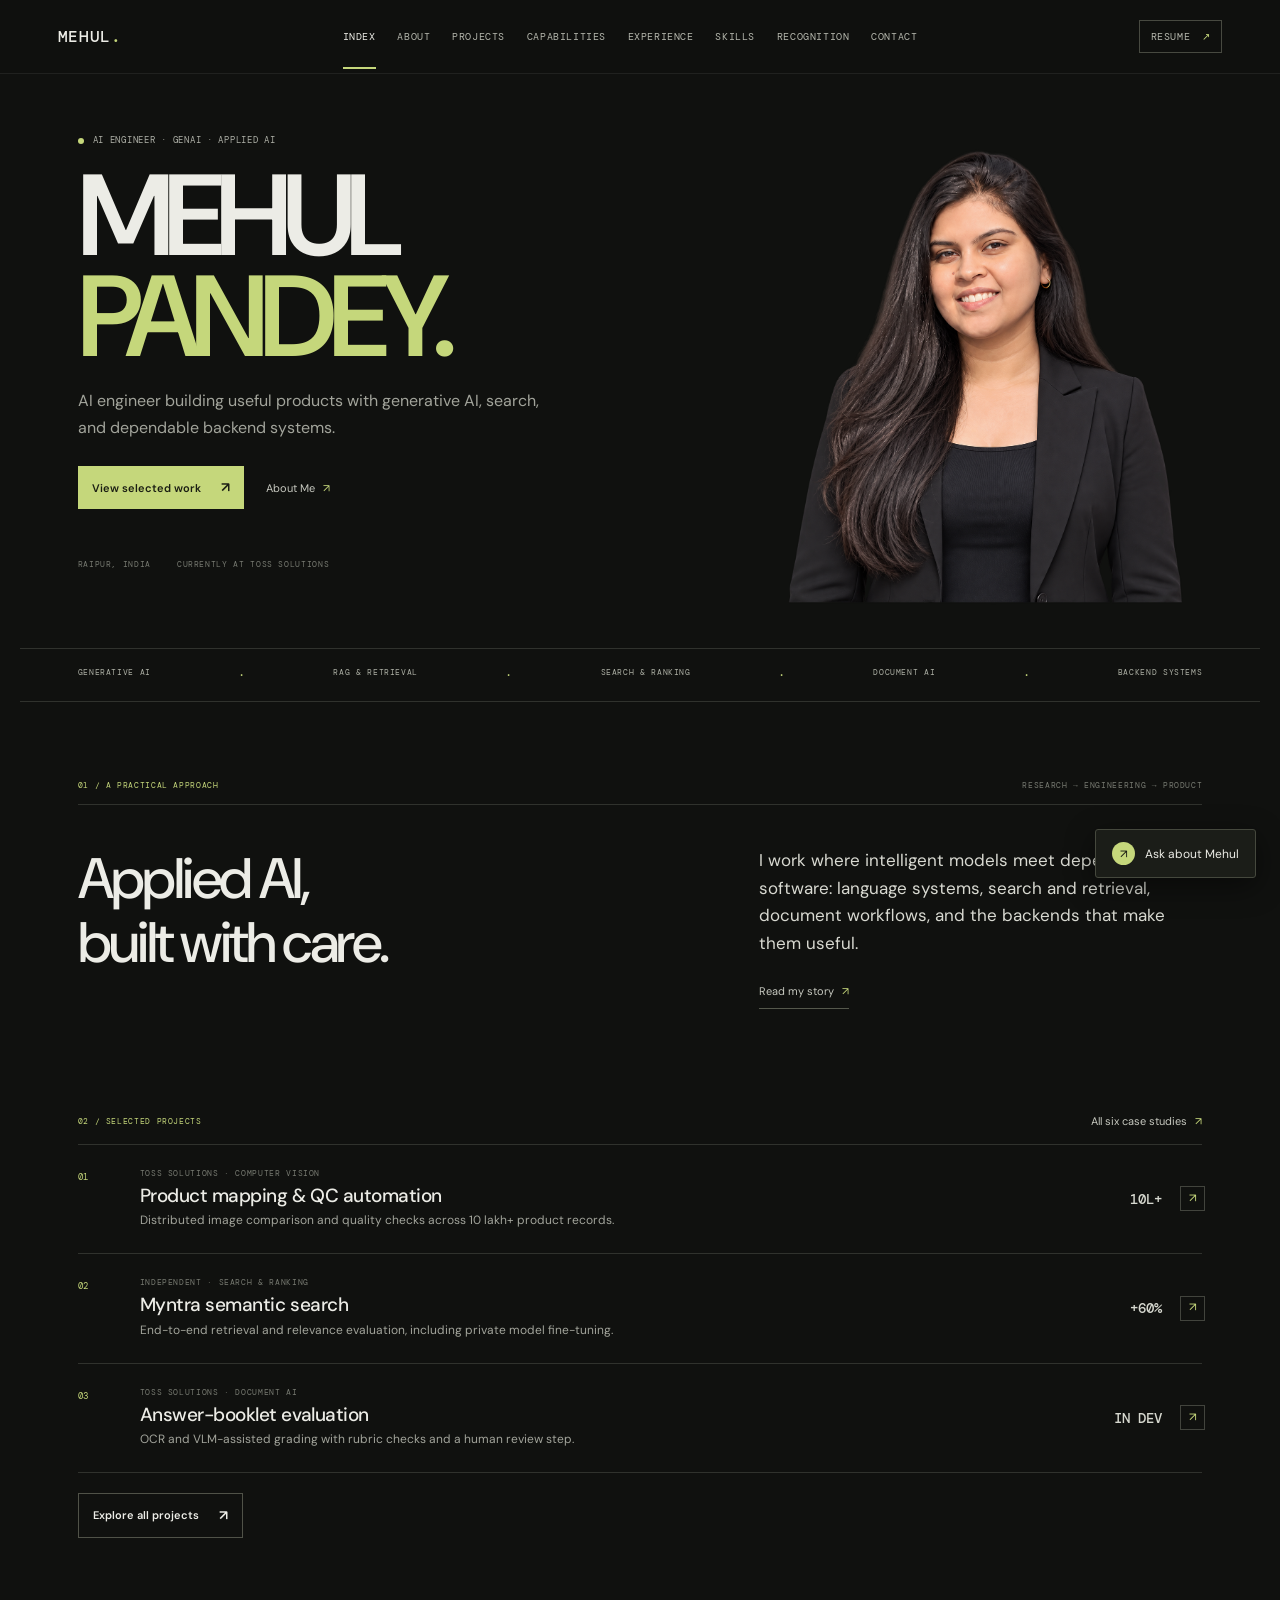
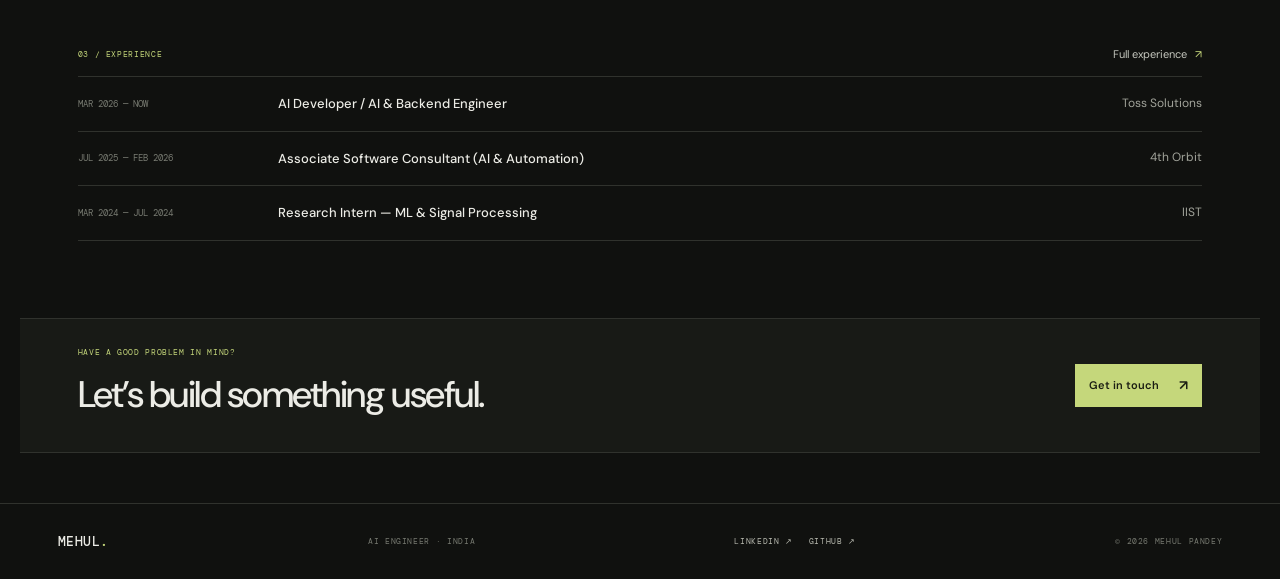
<file: index.html>
<!doctype html>
<html lang="en">
<head>
  <meta charset="utf-8">
  <meta name="viewport" content="width=device-width, initial-scale=1">
  <meta name="theme-color" content="#10110f">
  <meta name="description" content="Mehul Pandey builds practical AI, search and backend systems, from early architecture through implementation.">
  <meta property="og:title" content="Mehul Pandey — AI Engineer">
  <meta property="og:description" content="I build intelligent systems that turn complex ideas into working products.">
  <meta property="og:type" content="website">
  <title>Mehul Pandey — AI Engineer</title>
  <link rel="preconnect" href="https://fonts.googleapis.com">
  <link rel="preconnect" href="https://fonts.gstatic.com" crossorigin>
  <link href="https://fonts.googleapis.com/css2?family=DM+Mono:wght@400;500&family=DM+Sans:wght@400;500;600;700&display=swap" rel="stylesheet">
  <link rel="stylesheet" href="styles.css">
  <script src="app.js" defer></script>
</head>
<body>
  <a class="skip-link" href="#main">Skip to content</a>
  <header class="site-header">
    <a class="brand" href="index.html" aria-label="Mehul Pandey home">MEHUL<span>.</span></a>
    <nav class="primary-nav" aria-label="Main navigation">
      <a class="active" aria-current="page" href="index.html">Index</a><a href="about.html">About</a><a href="projects.html">Projects</a><a href="capabilities.html">Capabilities</a><a href="experience.html">Experience</a><a href="skills.html">Skills</a><a href="recognition.html">Recognition</a><a href="contact.html">Contact</a>
    </nav>
    <a class="resume-link" href="public/docs/Mehul-Pandey-Resume.pdf" target="_blank" rel="noreferrer">Resume <span>↗</span></a>
    <button class="menu-toggle" aria-label="Open navigation" aria-expanded="false"><i></i><i></i></button>
  </header>
  <nav class="mobile-nav" aria-label="Mobile navigation" hidden>
    <a href="index.html">Index</a><a href="about.html">About</a><a href="projects.html">Projects</a><a href="capabilities.html">Capabilities</a><a href="experience.html">Experience</a><a href="skills.html">Skills</a><a href="recognition.html">Recognition, certs & education</a><a href="contact.html">Contact</a><a href="public/docs/Mehul-Pandey-Resume.pdf">Download résumé ↗</a>
  </nav>

  <main id="main">
    <section class="home-hero">
      <div class="hero-content">
        <p class="eyebrow"><span class="status-dot"></span> AI ENGINEER · GENAI · APPLIED AI</p>
        <h1>Mehul<br><span>Pandey.</span></h1>
        <p class="hero-summary">AI engineer building useful products with generative AI, search, and dependable backend systems.</p>
        <div class="hero-actions"><a class="button button-primary" href="projects.html">View selected work <span>↗</span></a><a class="text-link" href="about.html">About Me <span>↗</span></a></div>
        <div class="hero-footer"><span>RAIPUR, INDIA</span><span>CURRENTLY AT TOSS SOLUTIONS</span></div>
      </div>
      <figure class="hero-portrait"><img src="public/images/mehul-portrait.png" alt="Mehul Pandey, AI Engineer" fetchpriority="high"></figure>
    </section>

    <div class="skill-ribbon" aria-label="Areas of work"><span>GENERATIVE AI</span><b>·</b><span>RAG & RETRIEVAL</span><b>·</b><span>SEARCH & RANKING</span><b>·</b><span>DOCUMENT AI</span><b>·</b><span>BACKEND SYSTEMS</span></div>

    <section class="section home-intro">
      <div class="section-heading"><p class="eyebrow">01 / A PRACTICAL APPROACH</p><span>RESEARCH → ENGINEERING → PRODUCT</span></div>
      <div class="home-intro-grid"><h2>Applied AI,<br>built with care.</h2><div><p class="large-copy">I work where intelligent models meet dependable software: language systems, search and retrieval, document workflows, and the backends that make them useful.</p><a class="arrow-link" href="about.html">Read my story <span>↗</span></a></div></div>
    </section>

    <section class="section home-work">
      <div class="section-heading"><p class="eyebrow">02 / SELECTED PROJECTS</p><a class="arrow-link" href="projects.html">All six case studies <span>↗</span></a></div>
      <article class="home-project"><span class="project-number">01</span><div><p class="eyebrow">TOSS SOLUTIONS · COMPUTER VISION</p><h3>Product mapping & QC automation</h3><p>Distributed image comparison and quality checks across 10 lakh+ product records.</p></div><strong>10L+</strong><a class="row-arrow" href="projects.html#mapping" aria-label="View product mapping case study">↗</a></article>
      <article class="home-project"><span class="project-number">02</span><div><p class="eyebrow">INDEPENDENT · SEARCH & RANKING</p><h3>Myntra semantic search</h3><p>End-to-end retrieval and relevance evaluation, including private model fine-tuning.</p></div><strong>+60%</strong><a class="row-arrow" href="projects.html#search" aria-label="View semantic search case study">↗</a></article>
      <article class="home-project"><span class="project-number">03</span><div><p class="eyebrow">TOSS SOLUTIONS · DOCUMENT AI</p><h3>Answer-booklet evaluation</h3><p>OCR and VLM-assisted grading with rubric checks and a human review step.</p></div><strong>IN DEV</strong><a class="row-arrow" href="projects.html#booklets" aria-label="View answer booklet case study">↗</a></article>
      <div class="home-work-footer"><a class="button button-outline" href="projects.html">Explore all projects <span>↗</span></a></div>
    </section>

    <section class="section home-path">
      <div class="section-heading"><p class="eyebrow">03 / EXPERIENCE</p><a class="arrow-link" href="experience.html">Full experience <span>↗</span></a></div>
      <div class="path-row"><span>MAR 2026 — NOW</span><strong>AI Developer / AI & Backend Engineer</strong><span>Toss Solutions</span></div>
      <div class="path-row"><span>JUL 2025 — FEB 2026</span><strong>Associate Software Consultant (AI & Automation)</strong><span>4th Orbit</span></div>
      <div class="path-row"><span>MAR 2024 — JUL 2024</span><strong>Research Intern — ML & Signal Processing</strong><span>IIST</span></div>
    </section>

    <section class="home-contact"><div><p class="eyebrow">HAVE A GOOD PROBLEM IN MIND?</p><h2>Let’s build something useful.</h2></div><a class="button button-primary" href="contact.html">Get in touch <span>↗</span></a></section>
  </main>

  <footer class="site-footer"><a class="brand" href="index.html">MEHUL<span>.</span></a><span>AI ENGINEER · INDIA</span><div><a href="https://www.linkedin.com/in/mehulpandey13" target="_blank" rel="noreferrer">LINKEDIN ↗</a><a href="https://github.com/mehulpandey13" target="_blank" rel="noreferrer">GITHUB ↗</a></div><span>© <span id="year">2026</span> MEHUL PANDEY</span></footer>
</body>
</html>
</file>
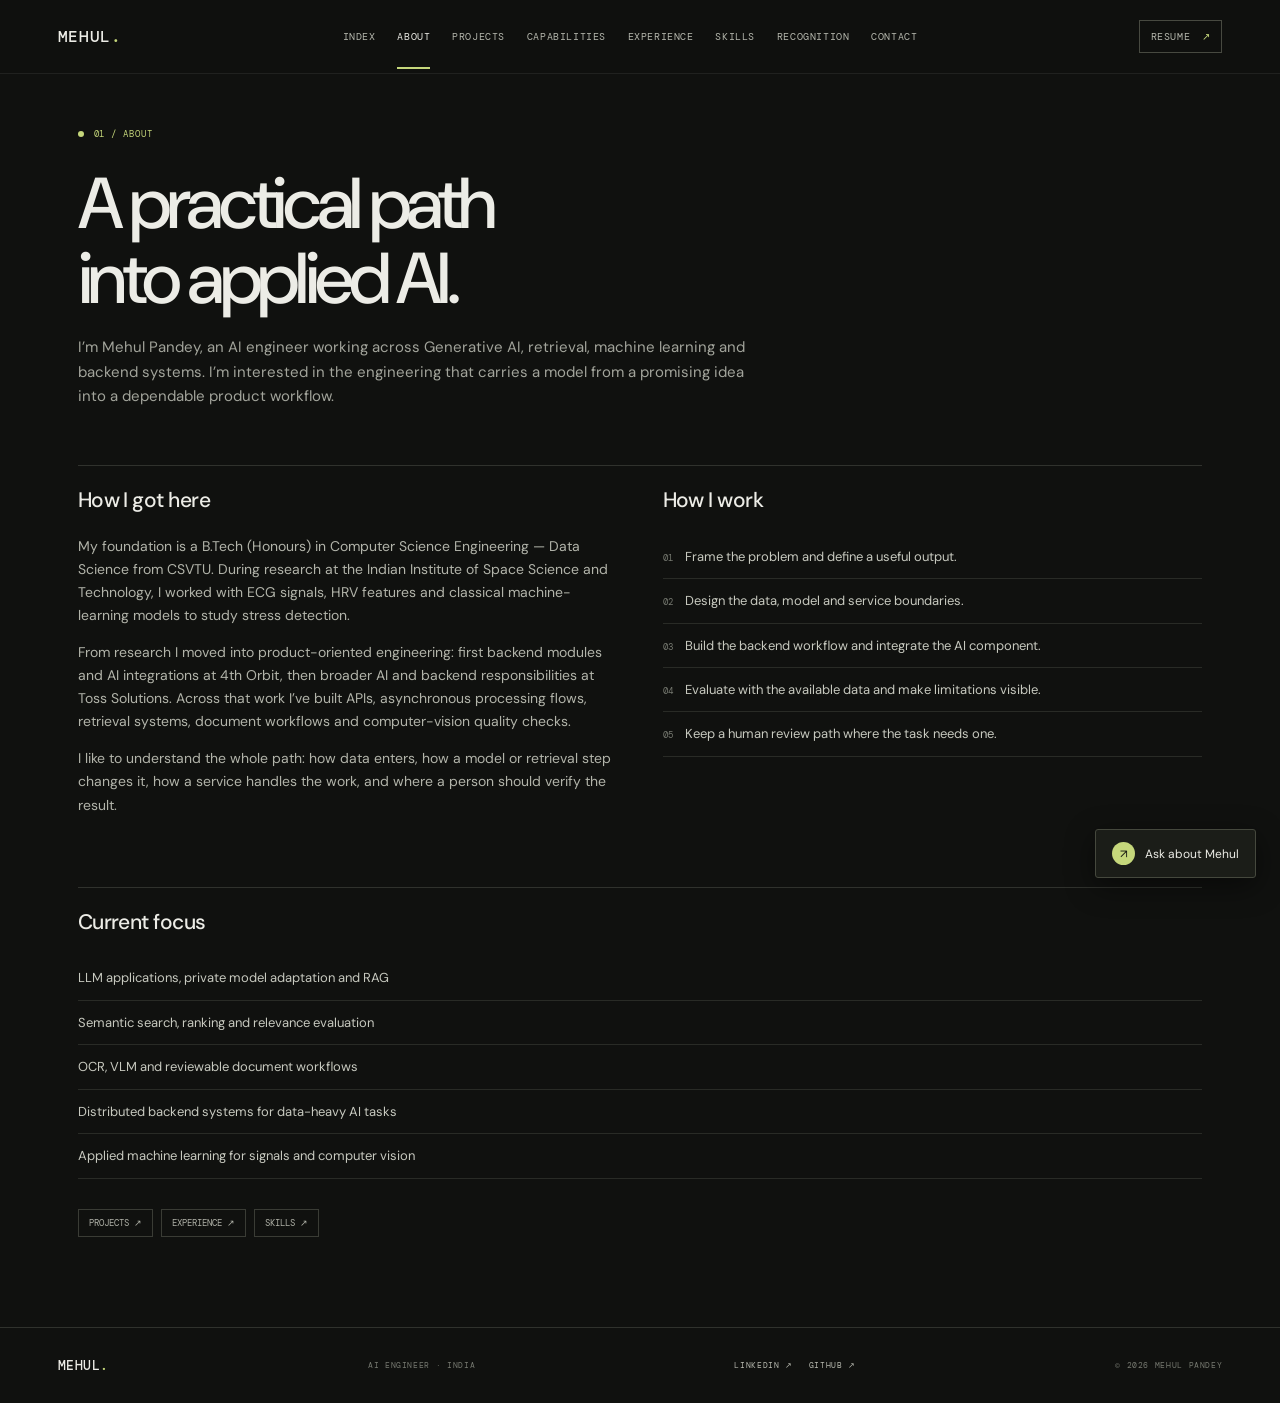
<file: about.html>
<!doctype html><html lang="en"><head><meta charset="utf-8"><meta name="viewport" content="width=device-width,initial-scale=1"><meta name="theme-color" content="#10110f"><meta name="description" content="About Mehul Pandey, AI engineer working across research, machine learning and backend product development."><title>About — Mehul Pandey</title><link rel="preconnect" href="https://fonts.googleapis.com"><link rel="preconnect" href="https://fonts.gstatic.com" crossorigin><link href="https://fonts.googleapis.com/css2?family=DM+Mono:wght@400;500&family=DM+Sans:wght@400;500;600;700&display=swap" rel="stylesheet"><link rel="stylesheet" href="styles.css"><script src="app.js" defer></script></head>
<body><a class="skip-link" href="#main">Skip to content</a><header class="site-header"><a class="brand" href="index.html">MEHUL<span>.</span></a><nav class="primary-nav" aria-label="Main navigation"><a href="index.html">Index</a><a class="active" aria-current="page" href="about.html">About</a><a href="projects.html">Projects</a><a href="capabilities.html">Capabilities</a><a href="experience.html">Experience</a><a href="skills.html">Skills</a><a href="recognition.html">Recognition</a><a href="contact.html">Contact</a></nav><a class="resume-link" href="public/docs/Mehul-Pandey-Resume.pdf" target="_blank" rel="noreferrer">Resume <span>↗</span></a><button class="menu-toggle" aria-label="Open navigation" aria-expanded="false"><i></i><i></i></button></header><nav class="mobile-nav" aria-label="Mobile navigation" hidden><a href="index.html">Index</a><a href="about.html">About</a><a href="projects.html">Projects</a><a href="capabilities.html">Capabilities</a><a href="experience.html">Experience</a><a href="skills.html">Skills</a><a href="recognition.html">Recognition, certs & education</a><a href="contact.html">Contact</a><a href="public/docs/Mehul-Pandey-Resume.pdf">Download résumé ↗</a></nav>
<main id="main" class="page-wrap"><p class="page-kicker"><span class="status-dot"></span> 01 / ABOUT</p><h1 class="page-title">A practical path<br>into applied AI.</h1><p class="page-intro">I’m Mehul Pandey, an AI engineer working across Generative AI, retrieval, machine learning and backend systems. I’m interested in the engineering that carries a model from a promising idea into a dependable product workflow.</p>
<section class="content-block"><div class="two-col"><div><h2>How I got here</h2><p>My foundation is a B.Tech (Honours) in Computer Science Engineering — Data Science from CSVTU. During research at the Indian Institute of Space Science and Technology, I worked with ECG signals, HRV features and classical machine-learning models to study stress detection.</p><p>From research I moved into product-oriented engineering: first backend modules and AI integrations at 4th Orbit, then broader AI and backend responsibilities at Toss Solutions. Across that work I’ve built APIs, asynchronous processing flows, retrieval systems, document workflows and computer-vision quality checks.</p><p>I like to understand the whole path: how data enters, how a model or retrieval step changes it, how a service handles the work, and where a person should verify the result.</p></div><div><h2>How I work</h2><ul class="simple-list"><li><span>01</span>Frame the problem and define a useful output.</li><li><span>02</span>Design the data, model and service boundaries.</li><li><span>03</span>Build the backend workflow and integrate the AI component.</li><li><span>04</span>Evaluate with the available data and make limitations visible.</li><li><span>05</span>Keep a human review path where the task needs one.</li></ul></div></div></section>
<section class="content-block"><h2>Current focus</h2><ul class="simple-list"><li>LLM applications, private model adaptation and RAG</li><li>Semantic search, ranking and relevance evaluation</li><li>OCR, VLM and reviewable document workflows</li><li>Distributed backend systems for data-heavy AI tasks</li><li>Applied machine learning for signals and computer vision</li></ul></section><div class="page-nav"><a href="projects.html">PROJECTS ↗</a><a href="experience.html">EXPERIENCE ↗</a><a href="skills.html">SKILLS ↗</a></div></main>
<footer class="site-footer"><a class="brand" href="index.html">MEHUL<span>.</span></a><span>AI ENGINEER · INDIA</span><div><a href="https://www.linkedin.com/in/mehulpandey13" target="_blank" rel="noreferrer">LINKEDIN ↗</a><a href="https://github.com/mehulpandey13" target="_blank" rel="noreferrer">GITHUB ↗</a></div><span>© <span id="year">2026</span> MEHUL PANDEY</span></footer></body></html>
</file>
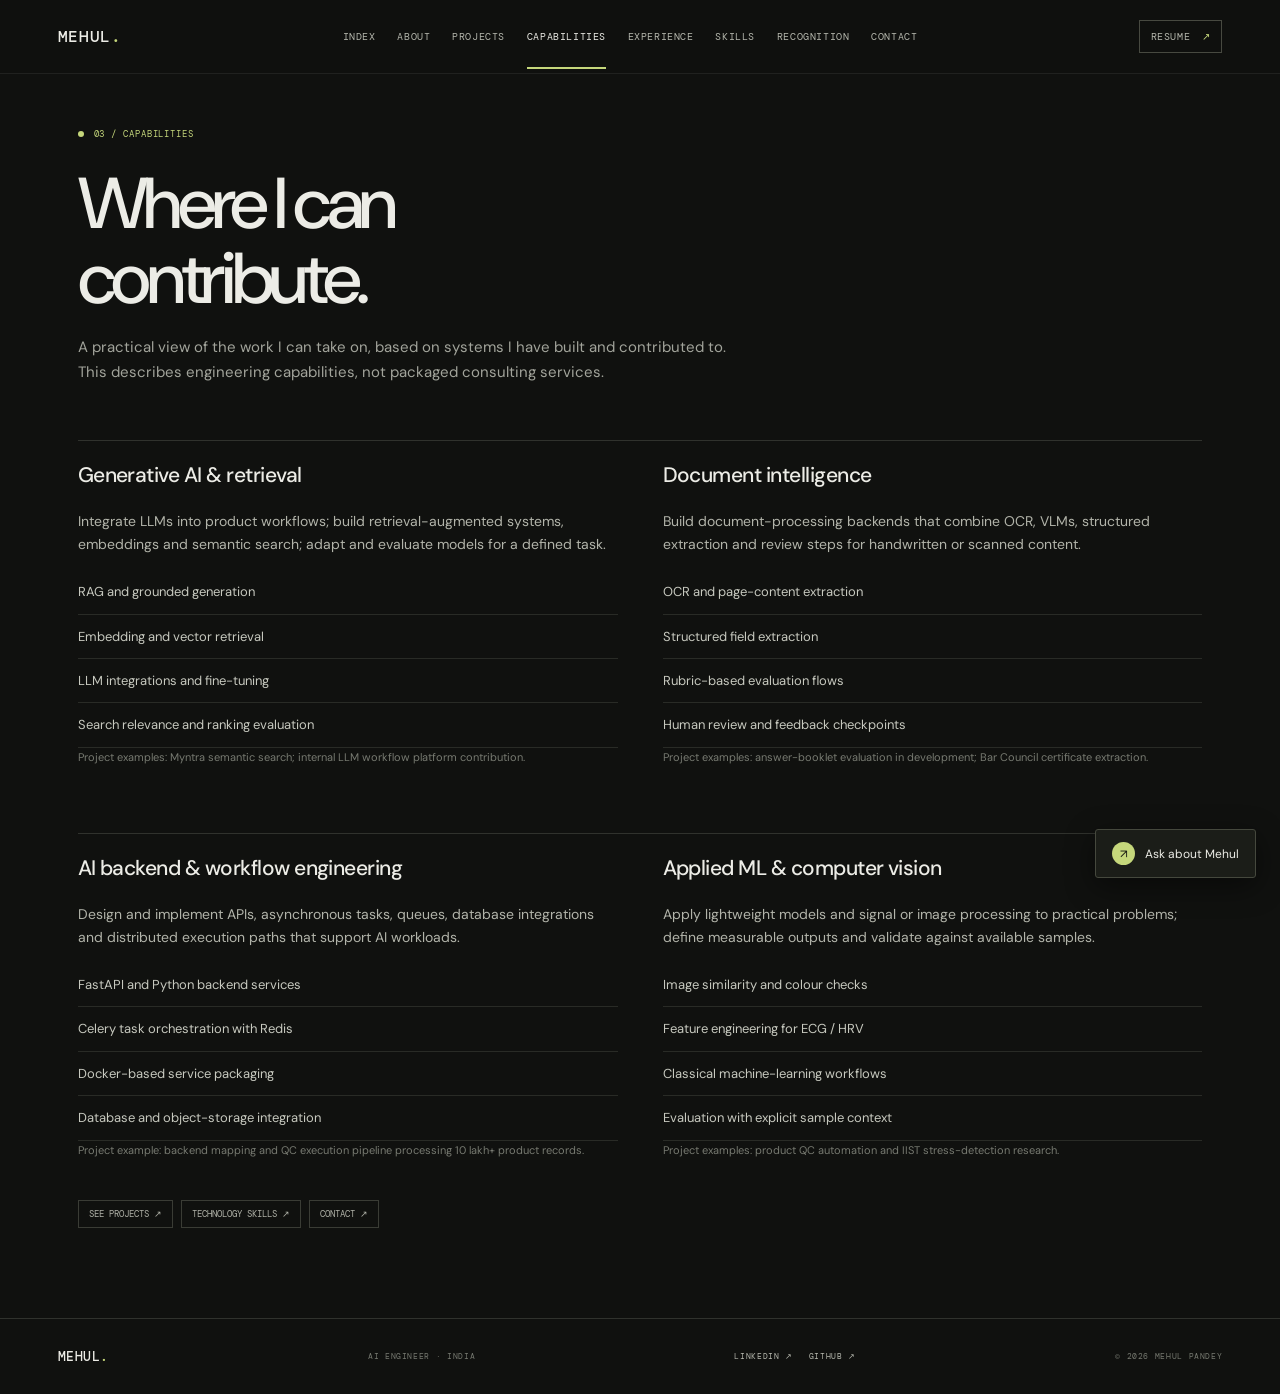
<file: capabilities.html>
<!doctype html><html lang="en"><head><meta charset="utf-8"><meta name="viewport" content="width=device-width,initial-scale=1"><meta name="description" content="Applied AI engineering capabilities of Mehul Pandey across LLMs, RAG, search, document AI and backend systems."><title>Capabilities — Mehul Pandey</title><link rel="preconnect" href="https://fonts.googleapis.com"><link rel="preconnect" href="https://fonts.gstatic.com" crossorigin><link href="https://fonts.googleapis.com/css2?family=DM+Mono:wght@400;500&family=DM+Sans:wght@400;500;600;700&display=swap" rel="stylesheet"><link rel="stylesheet" href="styles.css"><script src="app.js" defer></script></head>
<body><a class="skip-link" href="#main">Skip to content</a><header class="site-header"><a class="brand" href="index.html">MEHUL<span>.</span></a><nav class="primary-nav" aria-label="Main navigation"><a href="index.html">Index</a><a href="about.html">About</a><a href="projects.html">Projects</a><a class="active" aria-current="page" href="capabilities.html">Capabilities</a><a href="experience.html">Experience</a><a href="skills.html">Skills</a><a href="recognition.html">Recognition</a><a href="contact.html">Contact</a></nav><a class="resume-link" href="public/docs/Mehul-Pandey-Resume.pdf" target="_blank" rel="noreferrer">Resume <span>↗</span></a><button class="menu-toggle" aria-label="Open navigation" aria-expanded="false"><i></i><i></i></button></header><nav class="mobile-nav" aria-label="Mobile navigation" hidden><a href="index.html">Index</a><a href="about.html">About</a><a href="projects.html">Projects</a><a href="capabilities.html">Capabilities</a><a href="experience.html">Experience</a><a href="skills.html">Skills</a><a href="recognition.html">Recognition, certs & education</a><a href="contact.html">Contact</a><a href="public/docs/Mehul-Pandey-Resume.pdf">Download résumé ↗</a></nav>
<main id="main" class="page-wrap"><p class="page-kicker"><span class="status-dot"></span> 03 / CAPABILITIES</p><h1 class="page-title">Where I can<br>contribute.</h1><p class="page-intro">A practical view of the work I can take on, based on systems I have built and contributed to. This describes engineering capabilities, not packaged consulting services.</p>
<section class="content-block"><div class="two-col"><div><h2>Generative AI & retrieval</h2><p>Integrate LLMs into product workflows; build retrieval-augmented systems, embeddings and semantic search; adapt and evaluate models for a defined task.</p><ul class="simple-list"><li>RAG and grounded generation</li><li>Embedding and vector retrieval</li><li>LLM integrations and fine-tuning</li><li>Search relevance and ranking evaluation</li></ul><p class="project-note">Project examples: Myntra semantic search; internal LLM workflow platform contribution.</p></div><div><h2>Document intelligence</h2><p>Build document-processing backends that combine OCR, VLMs, structured extraction and review steps for handwritten or scanned content.</p><ul class="simple-list"><li>OCR and page-content extraction</li><li>Structured field extraction</li><li>Rubric-based evaluation flows</li><li>Human review and feedback checkpoints</li></ul><p class="project-note">Project examples: answer-booklet evaluation in development; Bar Council certificate extraction.</p></div></div></section>
<section class="content-block"><div class="two-col"><div><h2>AI backend & workflow engineering</h2><p>Design and implement APIs, asynchronous tasks, queues, database integrations and distributed execution paths that support AI workloads.</p><ul class="simple-list"><li>FastAPI and Python backend services</li><li>Celery task orchestration with Redis</li><li>Docker-based service packaging</li><li>Database and object-storage integration</li></ul><p class="project-note">Project example: backend mapping and QC execution pipeline processing 10 lakh+ product records.</p></div><div><h2>Applied ML & computer vision</h2><p>Apply lightweight models and signal or image processing to practical problems; define measurable outputs and validate against available samples.</p><ul class="simple-list"><li>Image similarity and colour checks</li><li>Feature engineering for ECG / HRV</li><li>Classical machine-learning workflows</li><li>Evaluation with explicit sample context</li></ul><p class="project-note">Project examples: product QC automation and IIST stress-detection research.</p></div></div></section><div class="page-nav"><a href="projects.html">SEE PROJECTS ↗</a><a href="skills.html">TECHNOLOGY SKILLS ↗</a><a href="contact.html">CONTACT ↗</a></div></main>
<footer class="site-footer"><a class="brand" href="index.html">MEHUL<span>.</span></a><span>AI ENGINEER · INDIA</span><div><a href="https://www.linkedin.com/in/mehulpandey13" target="_blank" rel="noreferrer">LINKEDIN ↗</a><a href="https://github.com/mehulpandey13" target="_blank" rel="noreferrer">GITHUB ↗</a></div><span>© <span id="year">2026</span> MEHUL PANDEY</span></footer></body></html>
</file>
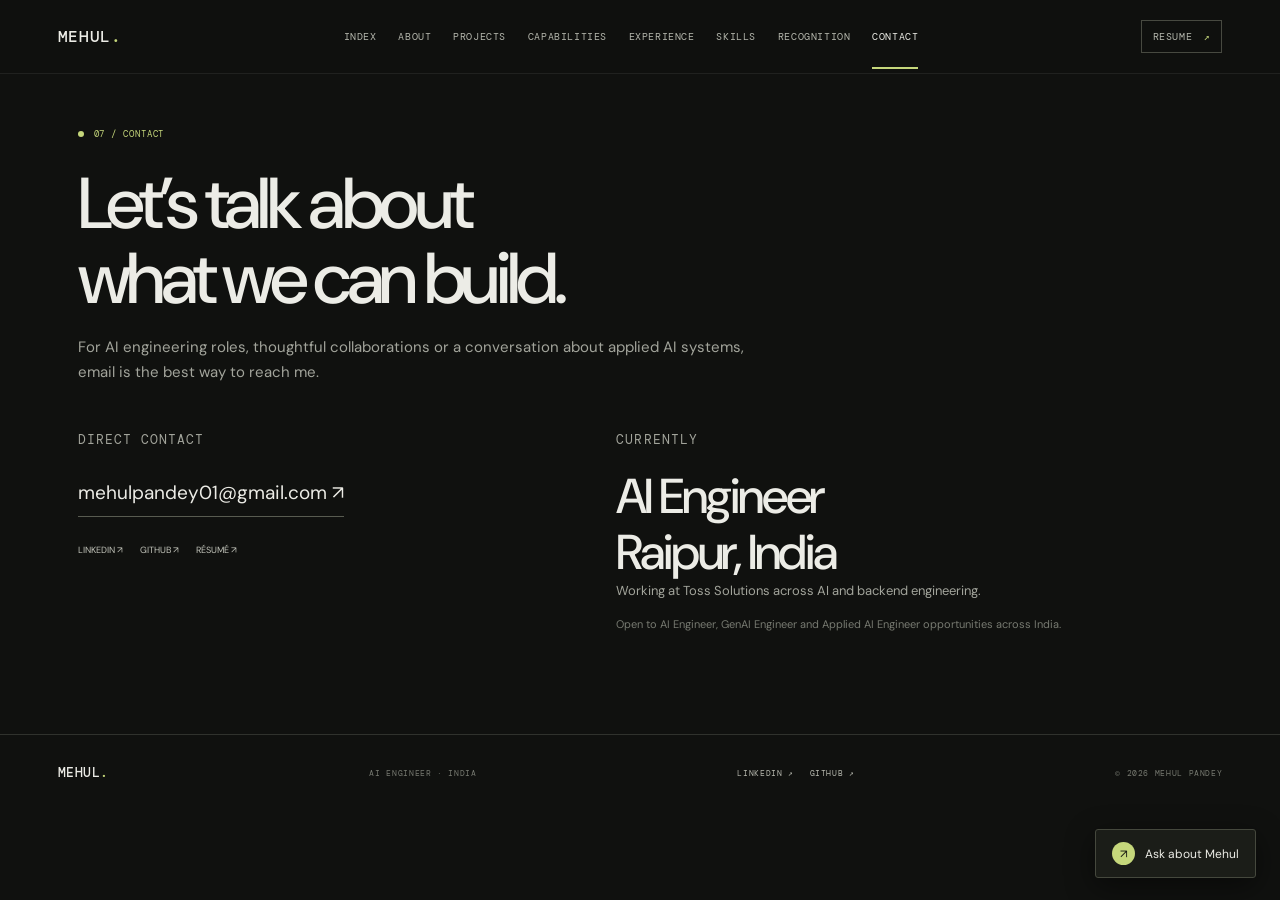
<file: contact.html>
<!doctype html><html lang="en"><head><meta charset="utf-8"><meta name="viewport" content="width=device-width,initial-scale=1"><meta name="description" content="Contact Mehul Pandey about AI engineering and applied AI opportunities."><title>Contact — Mehul Pandey</title><link rel="preconnect" href="https://fonts.googleapis.com"><link rel="preconnect" href="https://fonts.gstatic.com" crossorigin><link href="https://fonts.googleapis.com/css2?family=DM+Mono:wght@400;500&family=DM+Sans:wght@400;500;600;700&display=swap" rel="stylesheet"><link rel="stylesheet" href="styles.css"><script src="app.js" defer></script></head>
<body><a class="skip-link" href="#main">Skip to content</a><header class="site-header"><a class="brand" href="index.html">MEHUL<span>.</span></a><nav class="primary-nav" aria-label="Main navigation"><a href="index.html">Index</a><a href="about.html">About</a><a href="projects.html">Projects</a><a href="capabilities.html">Capabilities</a><a href="experience.html">Experience</a><a href="skills.html">Skills</a><a href="recognition.html">Recognition</a><a class="active" aria-current="page" href="contact.html">Contact</a></nav><a class="resume-link" href="public/docs/Mehul-Pandey-Resume.pdf" target="_blank" rel="noreferrer">Resume <span>↗</span></a><button class="menu-toggle" aria-label="Open navigation" aria-expanded="false"><i></i><i></i></button></header><nav class="mobile-nav" aria-label="Mobile navigation" hidden><a href="index.html">Index</a><a href="about.html">About</a><a href="projects.html">Projects</a><a href="capabilities.html">Capabilities</a><a href="experience.html">Experience</a><a href="skills.html">Skills</a><a href="recognition.html">Recognition, certs & education</a><a href="contact.html">Contact</a><a href="public/docs/Mehul-Pandey-Resume.pdf">Download résumé ↗</a></nav>
<main id="main" class="page-wrap"><p class="page-kicker"><span class="status-dot"></span> 07 / CONTACT</p><h1 class="page-title">Let’s talk about<br>what we can build.</h1><p class="page-intro">For AI engineering roles, thoughtful collaborations or a conversation about applied AI systems, email is the best way to reach me.</p><section class="contact-grid"><div><p class="eyebrow">DIRECT CONTACT</p><a class="contact-email" href="mailto:mehulpandey01@gmail.com">mehulpandey01@gmail.com ↗</a><div class="contact-links"><a href="https://www.linkedin.com/in/mehulpandey13" target="_blank" rel="noreferrer">LINKEDIN ↗</a><a href="https://github.com/mehulpandey13" target="_blank" rel="noreferrer">GITHUB ↗</a><a href="public/docs/Mehul-Pandey-Resume.pdf" target="_blank" rel="noreferrer">RÉSUMÉ ↗</a></div></div><div><p class="eyebrow">CURRENTLY</p><h2>AI Engineer<br>Raipur, India</h2><p>Working at Toss Solutions across AI and backend engineering.</p><p class="project-note">Open to AI Engineer, GenAI Engineer and Applied AI Engineer opportunities across India.</p></div></section></main>
<footer class="site-footer"><a class="brand" href="index.html">MEHUL<span>.</span></a><span>AI ENGINEER · INDIA</span><div><a href="https://www.linkedin.com/in/mehulpandey13" target="_blank" rel="noreferrer">LINKEDIN ↗</a><a href="https://github.com/mehulpandey13" target="_blank" rel="noreferrer">GITHUB ↗</a></div><span>© <span id="year">2026</span> MEHUL PANDEY</span></footer></body></html>
</file>
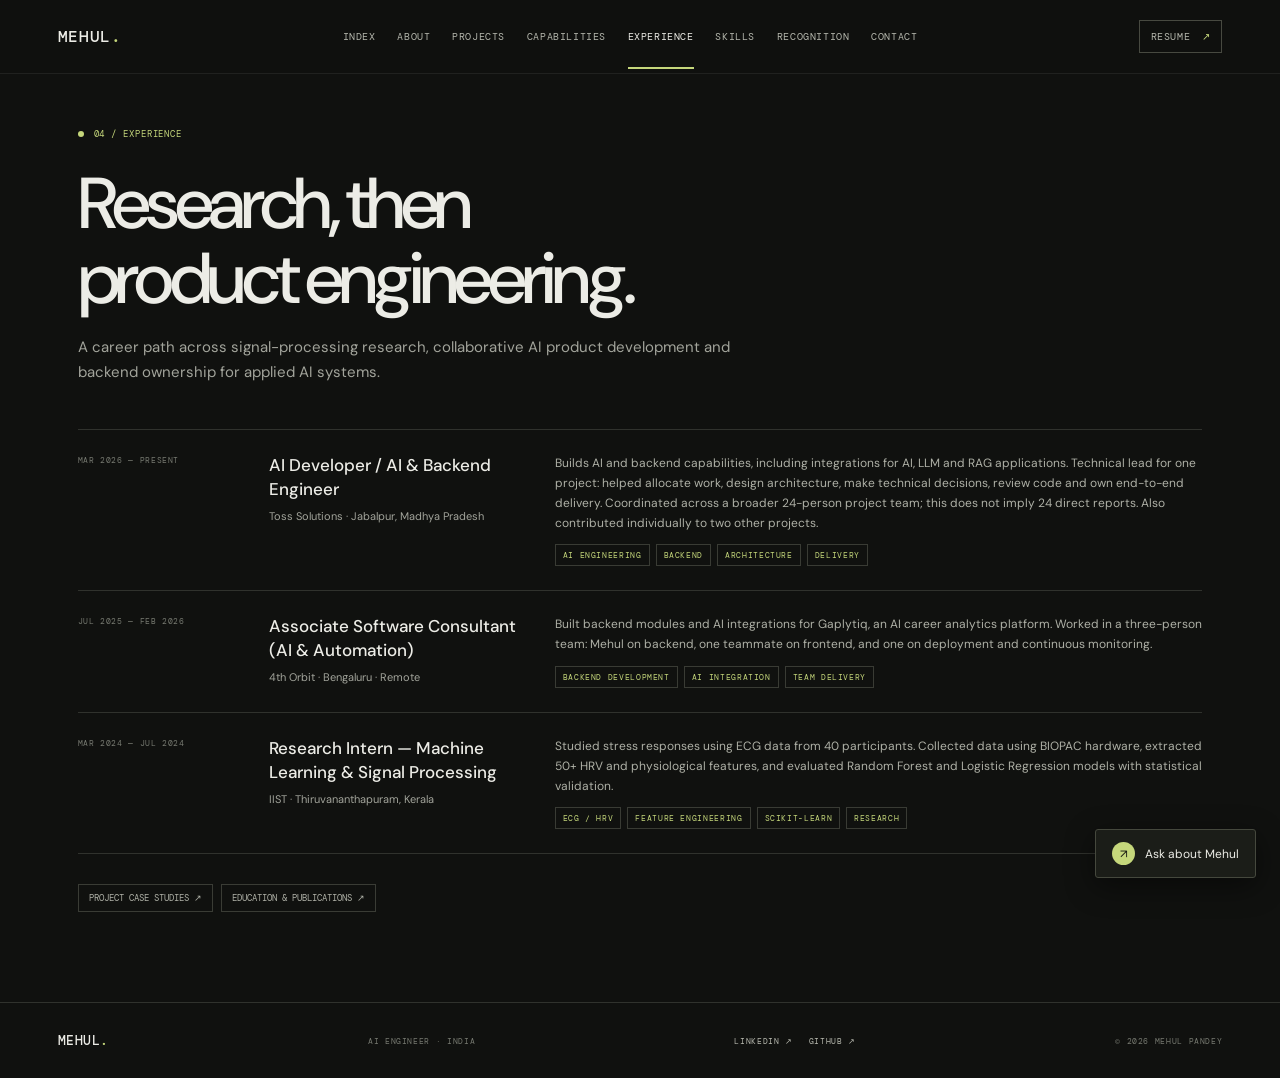
<file: experience.html>
<!doctype html><html lang="en"><head><meta charset="utf-8"><meta name="viewport" content="width=device-width,initial-scale=1"><meta name="description" content="Professional experience of Mehul Pandey in AI engineering, backend development and machine-learning research."><title>Experience — Mehul Pandey</title><link rel="preconnect" href="https://fonts.googleapis.com"><link rel="preconnect" href="https://fonts.gstatic.com" crossorigin><link href="https://fonts.googleapis.com/css2?family=DM+Mono:wght@400;500&family=DM+Sans:wght@400;500;600;700&display=swap" rel="stylesheet"><link rel="stylesheet" href="styles.css"><script src="app.js" defer></script></head>
<body><a class="skip-link" href="#main">Skip to content</a><header class="site-header"><a class="brand" href="index.html">MEHUL<span>.</span></a><nav class="primary-nav" aria-label="Main navigation"><a href="index.html">Index</a><a href="about.html">About</a><a href="projects.html">Projects</a><a href="capabilities.html">Capabilities</a><a class="active" aria-current="page" href="experience.html">Experience</a><a href="skills.html">Skills</a><a href="recognition.html">Recognition</a><a href="contact.html">Contact</a></nav><a class="resume-link" href="public/docs/Mehul-Pandey-Resume.pdf" target="_blank" rel="noreferrer">Resume <span>↗</span></a><button class="menu-toggle" aria-label="Open navigation" aria-expanded="false"><i></i><i></i></button></header><nav class="mobile-nav" aria-label="Mobile navigation" hidden><a href="index.html">Index</a><a href="about.html">About</a><a href="projects.html">Projects</a><a href="capabilities.html">Capabilities</a><a href="experience.html">Experience</a><a href="skills.html">Skills</a><a href="recognition.html">Recognition, certs & education</a><a href="contact.html">Contact</a><a href="public/docs/Mehul-Pandey-Resume.pdf">Download résumé ↗</a></nav>
<main id="main" class="page-wrap"><p class="page-kicker"><span class="status-dot"></span> 04 / EXPERIENCE</p><h1 class="page-title">Research, then<br>product engineering.</h1><p class="page-intro">A career path across signal-processing research, collaborative AI product development and backend ownership for applied AI systems.</p>
<section class="timeline" aria-label="Career timeline"><article class="timeline-row"><div class="role-date">MAR 2026 — PRESENT</div><div class="role-title"><h2>AI Developer / AI & Backend Engineer</h2><p>Toss Solutions · Jabalpur, Madhya Pradesh</p></div><div><p class="role-description">Builds AI and backend capabilities, including integrations for AI, LLM and RAG applications. Technical lead for one project: helped allocate work, design architecture, make technical decisions, review code and own end-to-end delivery. Coordinated across a broader 24-person project team; this does not imply 24 direct reports. Also contributed individually to two other projects.</p><div class="role-tags"><span>AI engineering</span><span>Backend</span><span>Architecture</span><span>Delivery</span></div></div></article>
<article class="timeline-row"><div class="role-date">JUL 2025 — FEB 2026</div><div class="role-title"><h2>Associate Software Consultant<br>(AI & Automation)</h2><p>4th Orbit · Bengaluru · Remote</p></div><div><p class="role-description">Built backend modules and AI integrations for Gaplytiq, an AI career analytics platform. Worked in a three-person team: Mehul on backend, one teammate on frontend, and one on deployment and continuous monitoring.</p><div class="role-tags"><span>Backend development</span><span>AI integration</span><span>Team delivery</span></div></div></article>
<article class="timeline-row"><div class="role-date">MAR 2024 — JUL 2024</div><div class="role-title"><h2>Research Intern — Machine Learning & Signal Processing</h2><p>IIST · Thiruvananthapuram, Kerala</p></div><div><p class="role-description">Studied stress responses using ECG data from 40 participants. Collected data using BIOPAC hardware, extracted 50+ HRV and physiological features, and evaluated Random Forest and Logistic Regression models with statistical validation.</p><div class="role-tags"><span>ECG / HRV</span><span>Feature engineering</span><span>scikit-learn</span><span>Research</span></div></div></article></section>
<div class="page-nav"><a href="projects.html">PROJECT CASE STUDIES ↗</a><a href="recognition.html">EDUCATION & PUBLICATIONS ↗</a></div></main>
<footer class="site-footer"><a class="brand" href="index.html">MEHUL<span>.</span></a><span>AI ENGINEER · INDIA</span><div><a href="https://www.linkedin.com/in/mehulpandey13" target="_blank" rel="noreferrer">LINKEDIN ↗</a><a href="https://github.com/mehulpandey13" target="_blank" rel="noreferrer">GITHUB ↗</a></div><span>© <span id="year">2026</span> MEHUL PANDEY</span></footer></body></html>
</file>
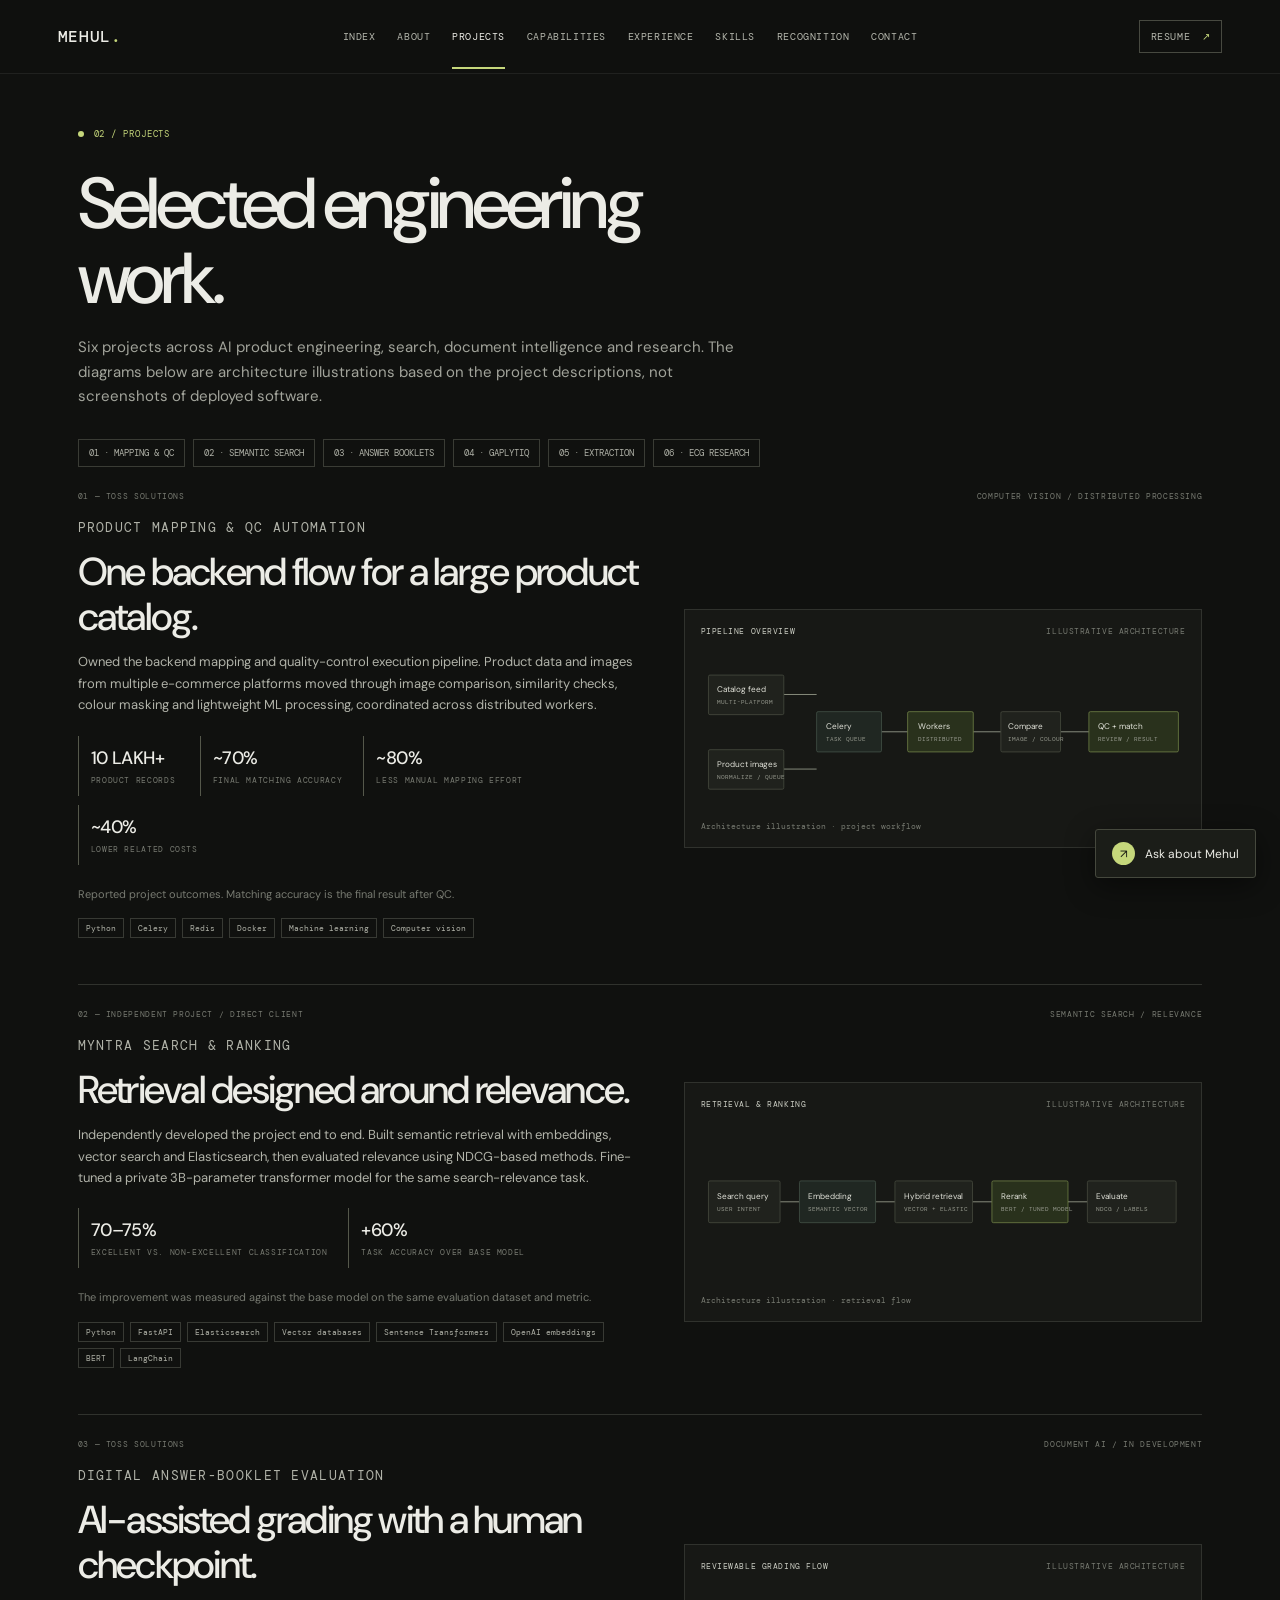
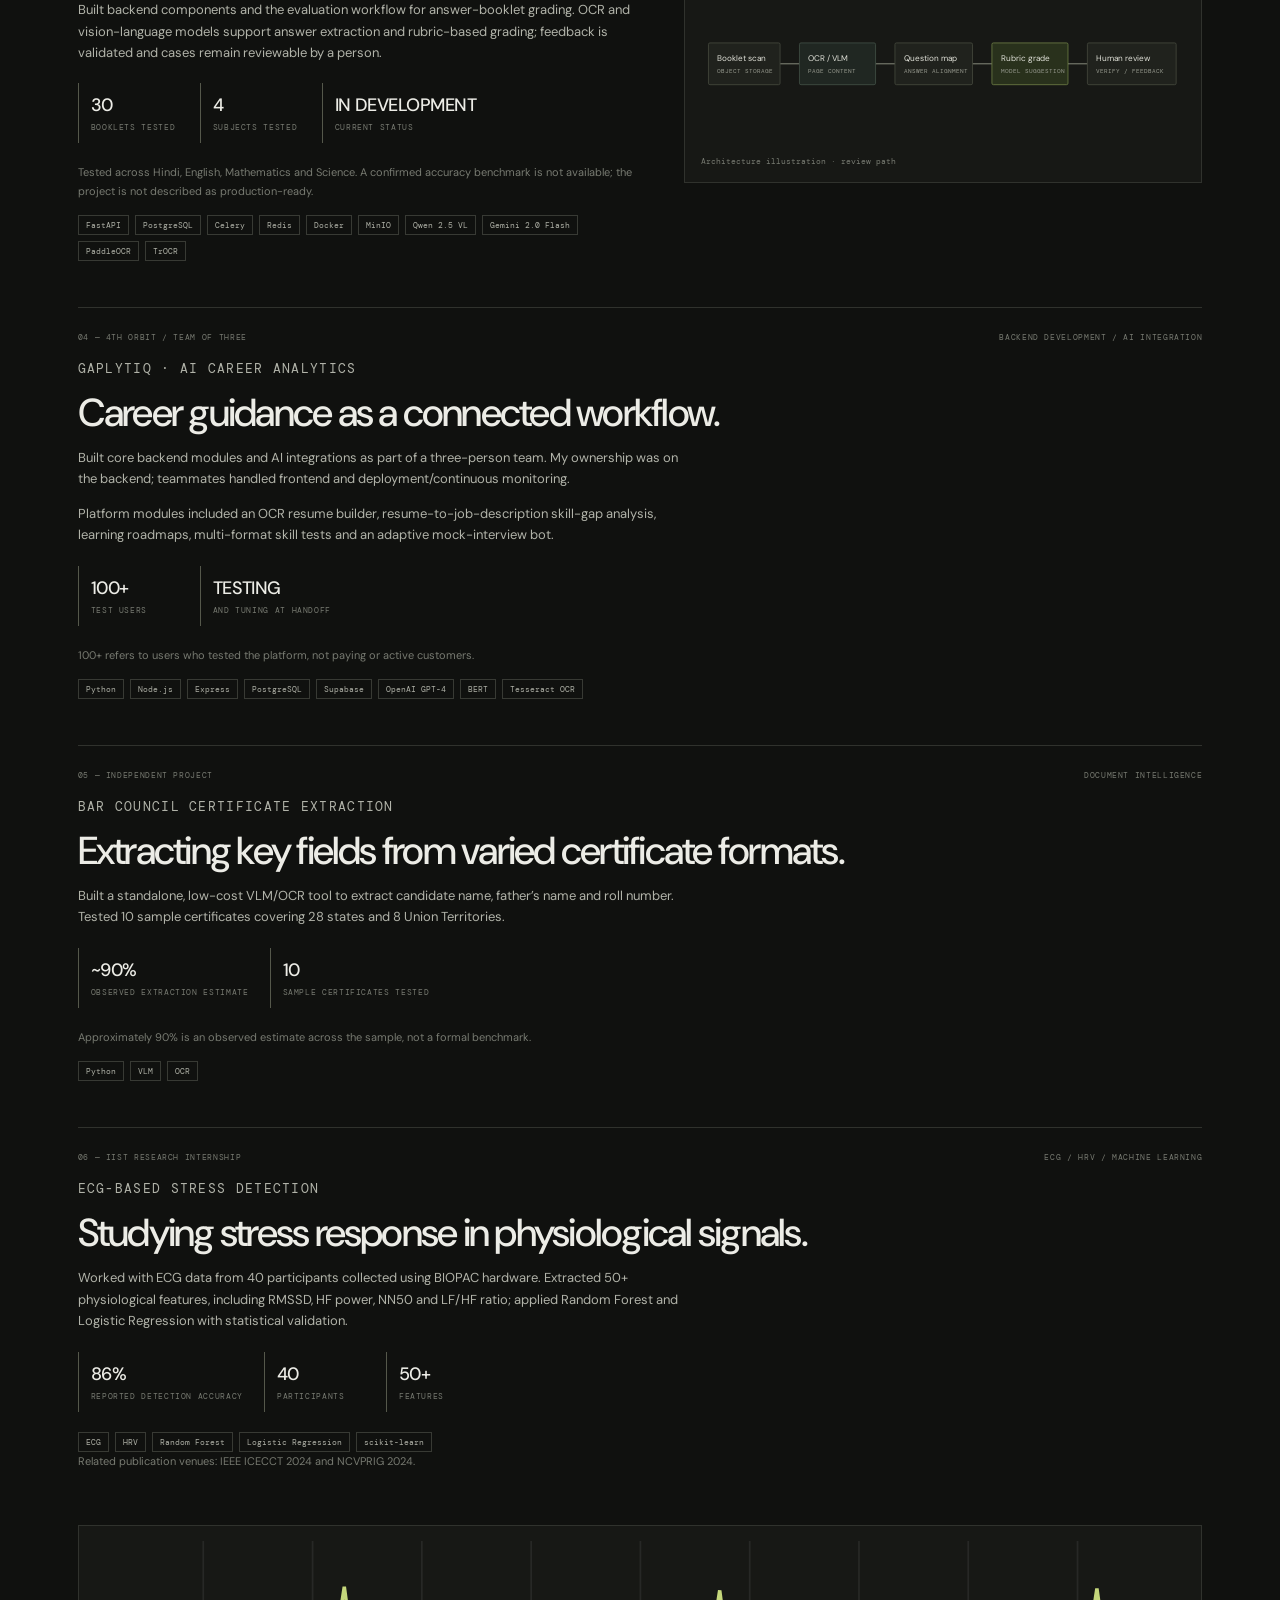
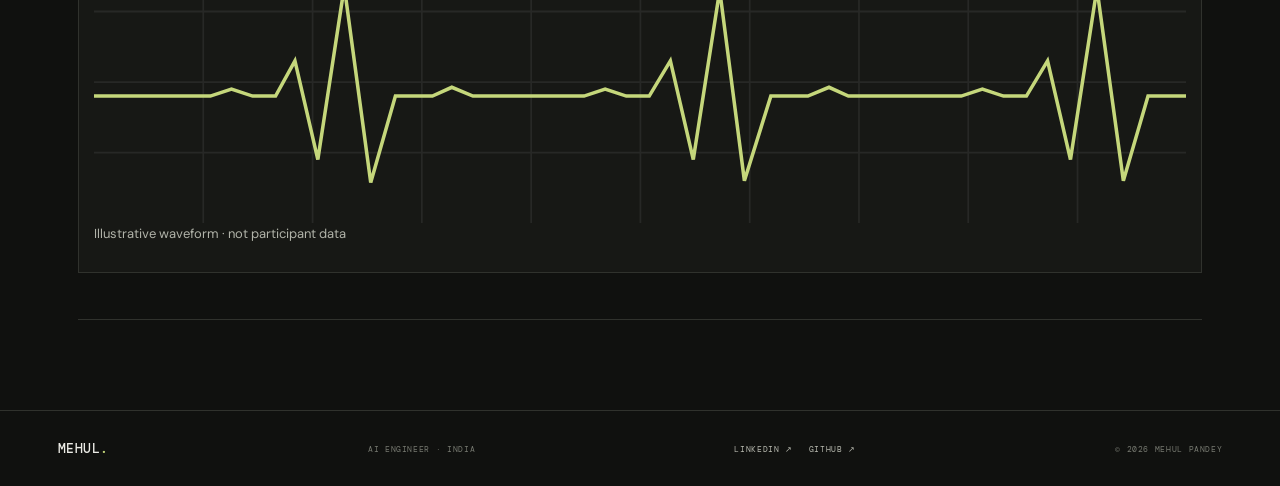
<file: projects.html>
<!doctype html><html lang="en"><head><meta charset="utf-8"><meta name="viewport" content="width=device-width,initial-scale=1"><meta name="theme-color" content="#10110f"><meta name="description" content="Selected AI engineering projects by Mehul Pandey: product quality automation, semantic search, document AI, career analytics and research."><title>Projects — Mehul Pandey</title><link rel="preconnect" href="https://fonts.googleapis.com"><link rel="preconnect" href="https://fonts.gstatic.com" crossorigin><link href="https://fonts.googleapis.com/css2?family=DM+Mono:wght@400;500&family=DM+Sans:wght@400;500;600;700&display=swap" rel="stylesheet"><link rel="stylesheet" href="styles.css"><script src="app.js" defer></script></head>
<body><a class="skip-link" href="#main">Skip to content</a><header class="site-header"><a class="brand" href="index.html">MEHUL<span>.</span></a><nav class="primary-nav" aria-label="Main navigation"><a href="index.html">Index</a><a href="about.html">About</a><a class="active" aria-current="page" href="projects.html">Projects</a><a href="capabilities.html">Capabilities</a><a href="experience.html">Experience</a><a href="skills.html">Skills</a><a href="recognition.html">Recognition</a><a href="contact.html">Contact</a></nav><a class="resume-link" href="public/docs/Mehul-Pandey-Resume.pdf" target="_blank" rel="noreferrer">Resume <span>↗</span></a><button class="menu-toggle" aria-label="Open navigation" aria-expanded="false"><i></i><i></i></button></header><nav class="mobile-nav" aria-label="Mobile navigation" hidden><a href="index.html">Index</a><a href="about.html">About</a><a href="projects.html">Projects</a><a href="capabilities.html">Capabilities</a><a href="experience.html">Experience</a><a href="skills.html">Skills</a><a href="recognition.html">Recognition, certs & education</a><a href="contact.html">Contact</a><a href="public/docs/Mehul-Pandey-Resume.pdf">Download résumé ↗</a></nav>
<main id="main" class="page-wrap"><p class="page-kicker"><span class="status-dot"></span> 02 / PROJECTS</p><h1 class="page-title">Selected engineering<br>work.</h1><p class="page-intro">Six projects across AI product engineering, search, document intelligence and research. The diagrams below are architecture illustrations based on the project descriptions, not screenshots of deployed software.</p><nav class="page-nav" aria-label="Project sections"><a href="#mapping">01 · MAPPING & QC</a><a href="#search">02 · SEMANTIC SEARCH</a><a href="#booklets">03 · ANSWER BOOKLETS</a><a href="#gaplytiq">04 · GAPLYTIQ</a><a href="#certificates">05 · EXTRACTION</a><a href="#ecg">06 · ECG RESEARCH</a></nav>

<article class="project-case" id="mapping"><div class="project-case-head"><span>01 — TOSS SOLUTIONS</span><span>COMPUTER VISION / DISTRIBUTED PROCESSING</span></div><div class="project-case-grid"><div class="project-copy"><p class="page-kicker">PRODUCT MAPPING & QC AUTOMATION</p><h2>One backend flow for a large product catalog.</h2><p>Owned the backend mapping and quality-control execution pipeline. Product data and images from multiple e-commerce platforms moved through image comparison, similarity checks, colour masking and lightweight ML processing, coordinated across distributed workers.</p><div class="project-stat-row"><div class="project-stat"><strong>10 lakh+</strong>product records</div><div class="project-stat"><strong>~70%</strong>final matching accuracy</div><div class="project-stat"><strong>~80%</strong>less manual mapping effort</div><div class="project-stat"><strong>~40%</strong>lower related costs</div></div><p class="project-note">Reported project outcomes. Matching accuracy is the final result after QC.</p><div class="tag-list"><span>Python</span><span>Celery</span><span>Redis</span><span>Docker</span><span>Machine learning</span><span>Computer vision</span></div></div><aside class="project-aside"><h3>Pipeline overview <span>ILLUSTRATIVE ARCHITECTURE</span></h3><svg viewBox="0 0 650 230" role="img" aria-label="Catalogs and product images flow to Celery tasks and distributed workers, followed by similarity checks and QC match output"><defs><marker id="arrow-mapping" markerWidth="7" markerHeight="7" refX="6" refY="3.5" orient="auto"><path d="M0 0L7 3.5L0 7Z" fill="#929687"/></marker></defs><path class="diagram-line" d="M111 65H155M111 165H155M242 115H277M365 115H402M482 115H520"/><rect class="diagram-node" x="10" y="39" width="101" height="53" rx="2"/><text class="diagram-title" x="22" y="62">Catalog feed</text><text class="diagram-sub" x="22" y="78">MULTI-PLATFORM</text><rect class="diagram-node" x="10" y="139" width="101" height="53" rx="2"/><text class="diagram-title" x="22" y="162">Product images</text><text class="diagram-sub" x="22" y="178">NORMALIZE / QUEUE</text><rect class="diagram-node soft" x="155" y="88" width="87" height="54" rx="2"/><text class="diagram-title" x="168" y="111">Celery</text><text class="diagram-sub" x="168" y="127">TASK QUEUE</text><rect class="diagram-node accent" x="277" y="88" width="88" height="54" rx="2"/><text class="diagram-title" x="291" y="111">Workers</text><text class="diagram-sub" x="291" y="127">DISTRIBUTED</text><rect class="diagram-node" x="402" y="88" width="80" height="54" rx="2"/><text class="diagram-title" x="411" y="111">Compare</text><text class="diagram-sub" x="411" y="127">IMAGE / COLOUR</text><rect class="diagram-node accent" x="520" y="88" width="120" height="54" rx="2"/><text class="diagram-title" x="532" y="111">QC + match</text><text class="diagram-sub" x="532" y="127">REVIEW / RESULT</text></svg><p class="diagram-caption">Architecture illustration · project workflow</p></aside></div></article>

<article class="project-case" id="search"><div class="project-case-head"><span>02 — INDEPENDENT PROJECT / DIRECT CLIENT</span><span>SEMANTIC SEARCH / RELEVANCE</span></div><div class="project-case-grid"><div class="project-copy"><p class="page-kicker">MYNTRA SEARCH & RANKING</p><h2>Retrieval designed around relevance.</h2><p>Independently developed the project end to end. Built semantic retrieval with embeddings, vector search and Elasticsearch, then evaluated relevance using NDCG-based methods. Fine-tuned a private 3B-parameter transformer model for the same search-relevance task.</p><div class="project-stat-row"><div class="project-stat"><strong>70–75%</strong>excellent vs. non-excellent classification</div><div class="project-stat"><strong>+60%</strong>task accuracy over base model</div></div><p class="project-note">The improvement was measured against the base model on the same evaluation dataset and metric.</p><div class="tag-list"><span>Python</span><span>FastAPI</span><span>Elasticsearch</span><span>Vector databases</span><span>Sentence Transformers</span><span>OpenAI embeddings</span><span>BERT</span><span>LangChain</span></div></div><aside class="project-aside"><h3>Retrieval & ranking <span>ILLUSTRATIVE ARCHITECTURE</span></h3><svg viewBox="0 0 650 230" role="img" aria-label="Search query passes through embeddings and hybrid retrieval to reranking and relevance evaluation"><defs><marker id="arrow-search" markerWidth="7" markerHeight="7" refX="6" refY="3.5" orient="auto"><path d="M0 0L7 3.5L0 7Z" fill="#929687"/></marker></defs><path class="diagram-line" d="M106 111H132M234 111H260M364 111H390M492 111H518"/><rect class="diagram-node" x="10" y="83" width="96" height="56" rx="2"/><text class="diagram-title" x="22" y="107">Search query</text><text class="diagram-sub" x="22" y="124">USER INTENT</text><rect class="diagram-node soft" x="132" y="83" width="102" height="56" rx="2"/><text class="diagram-title" x="144" y="107">Embedding</text><text class="diagram-sub" x="144" y="124">SEMANTIC VECTOR</text><rect class="diagram-node" x="260" y="83" width="104" height="56" rx="2"/><text class="diagram-title" x="272" y="107">Hybrid retrieval</text><text class="diagram-sub" x="272" y="124">VECTOR + ELASTIC</text><rect class="diagram-node accent" x="390" y="83" width="102" height="56" rx="2"/><text class="diagram-title" x="402" y="107">Rerank</text><text class="diagram-sub" x="402" y="124">BERT / TUNED MODEL</text><rect class="diagram-node" x="518" y="83" width="119" height="56" rx="2"/><text class="diagram-title" x="530" y="107">Evaluate</text><text class="diagram-sub" x="530" y="124">NDCG / LABELS</text></svg><p class="diagram-caption">Architecture illustration · retrieval flow</p></aside></div></article>

<article class="project-case" id="booklets"><div class="project-case-head"><span>03 — TOSS SOLUTIONS</span><span>DOCUMENT AI / IN DEVELOPMENT</span></div><div class="project-case-grid"><div class="project-copy"><p class="page-kicker">DIGITAL ANSWER-BOOKLET EVALUATION</p><h2>AI-assisted grading with a human checkpoint.</h2><p>Built backend components and the evaluation workflow for answer-booklet grading. OCR and vision-language models support answer extraction and rubric-based grading; feedback is validated and cases remain reviewable by a person.</p><div class="project-stat-row"><div class="project-stat"><strong>30</strong>booklets tested</div><div class="project-stat"><strong>4</strong>subjects tested</div><div class="project-stat"><strong>In development</strong>current status</div></div><p class="project-note">Tested across Hindi, English, Mathematics and Science. A confirmed accuracy benchmark is not available; the project is not described as production-ready.</p><div class="tag-list"><span>FastAPI</span><span>PostgreSQL</span><span>Celery</span><span>Redis</span><span>Docker</span><span>MinIO</span><span>Qwen 2.5 VL</span><span>Gemini 2.0 Flash</span><span>PaddleOCR</span><span>TrOCR</span></div></div><aside class="project-aside"><h3>Reviewable grading flow <span>ILLUSTRATIVE ARCHITECTURE</span></h3><svg viewBox="0 0 650 230" role="img" aria-label="Scanned answer booklet flows through OCR and VLM, question mapping, rubric grading and human feedback review"><defs><marker id="arrow-booklets" markerWidth="7" markerHeight="7" refX="6" refY="3.5" orient="auto"><path d="M0 0L7 3.5L0 7Z" fill="#929687"/></marker></defs><path class="diagram-line" d="M106 111H132M234 111H260M364 111H390M492 111H518"/><rect class="diagram-node" x="10" y="83" width="96" height="56" rx="2"/><text class="diagram-title" x="22" y="107">Booklet scan</text><text class="diagram-sub" x="22" y="124">OBJECT STORAGE</text><rect class="diagram-node soft" x="132" y="83" width="102" height="56" rx="2"/><text class="diagram-title" x="144" y="107">OCR / VLM</text><text class="diagram-sub" x="144" y="124">PAGE CONTENT</text><rect class="diagram-node" x="260" y="83" width="104" height="56" rx="2"/><text class="diagram-title" x="272" y="107">Question map</text><text class="diagram-sub" x="272" y="124">ANSWER ALIGNMENT</text><rect class="diagram-node accent" x="390" y="83" width="102" height="56" rx="2"/><text class="diagram-title" x="402" y="107">Rubric grade</text><text class="diagram-sub" x="402" y="124">MODEL SUGGESTION</text><rect class="diagram-node" x="518" y="83" width="119" height="56" rx="2"/><text class="diagram-title" x="530" y="107">Human review</text><text class="diagram-sub" x="530" y="124">VERIFY / FEEDBACK</text></svg><p class="diagram-caption">Architecture illustration · review path</p></aside></div></article>

<article class="project-case compact" id="gaplytiq"><div class="project-case-head"><span>04 — 4TH ORBIT / TEAM OF THREE</span><span>BACKEND DEVELOPMENT / AI INTEGRATION</span></div><div class="project-case-grid"><div class="project-copy"><p class="page-kicker">GAPLYTIQ · AI CAREER ANALYTICS</p><h2>Career guidance as a connected workflow.</h2><p>Built core backend modules and AI integrations as part of a three-person team. My ownership was on the backend; teammates handled frontend and deployment/continuous monitoring.</p><p>Platform modules included an OCR resume builder, resume-to-job-description skill-gap analysis, learning roadmaps, multi-format skill tests and an adaptive mock-interview bot.</p><div class="project-stat-row"><div class="project-stat"><strong>100+</strong>test users</div><div class="project-stat"><strong>Testing</strong>and tuning at handoff</div></div><p class="project-note">100+ refers to users who tested the platform, not paying or active customers.</p><div class="tag-list"><span>Python</span><span>Node.js</span><span>Express</span><span>PostgreSQL</span><span>Supabase</span><span>OpenAI GPT-4</span><span>BERT</span><span>Tesseract OCR</span></div></div></div></article>

<article class="project-case compact" id="certificates"><div class="project-case-head"><span>05 — INDEPENDENT PROJECT</span><span>DOCUMENT INTELLIGENCE</span></div><div class="project-case-grid"><div class="project-copy"><p class="page-kicker">BAR COUNCIL CERTIFICATE EXTRACTION</p><h2>Extracting key fields from varied certificate formats.</h2><p>Built a standalone, low-cost VLM/OCR tool to extract candidate name, father’s name and roll number. Tested 10 sample certificates covering 28 states and 8 Union Territories.</p><div class="project-stat-row"><div class="project-stat"><strong>~90%</strong>observed extraction estimate</div><div class="project-stat"><strong>10</strong>sample certificates tested</div></div><p class="project-note">Approximately 90% is an observed estimate across the sample, not a formal benchmark.</p><div class="tag-list"><span>Python</span><span>VLM</span><span>OCR</span></div></div></div></article>

<article class="project-case compact" id="ecg"><div class="project-case-head"><span>06 — IIST RESEARCH INTERNSHIP</span><span>ECG / HRV / MACHINE LEARNING</span></div><div class="project-case-grid"><div class="project-copy"><p class="page-kicker">ECG-BASED STRESS DETECTION</p><h2>Studying stress response in physiological signals.</h2><p>Worked with ECG data from 40 participants collected using BIOPAC hardware. Extracted 50+ physiological features, including RMSSD, HF power, NN50 and LF/HF ratio; applied Random Forest and Logistic Regression with statistical validation.</p><div class="project-stat-row"><div class="project-stat"><strong>86%</strong>reported detection accuracy</div><div class="project-stat"><strong>40</strong>participants</div><div class="project-stat"><strong>50+</strong>features</div></div><div class="tag-list"><span>ECG</span><span>HRV</span><span>Random Forest</span><span>Logistic Regression</span><span>scikit-learn</span></div><p class="project-note">Related publication venues: IEEE ICECCT 2024 and NCVPRIG 2024.</p></div><div class="signal-panel"><svg viewBox="0 0 620 160" role="img" aria-label="Illustrative ECG waveform"><path class="signal-grid" d="M0 40H620M0 80H620M0 120H620M62 0V160M124 0V160M186 0V160M248 0V160M310 0V160M372 0V160M434 0V160M496 0V160M558 0V160"/><path class="signal-wave" d="M0 88L66 88L78 84L90 88L103 88L114 68L127 124L142 26L157 137L171 88L192 88L203 83L215 88L278 88L290 84L302 88L315 88L327 68L340 124L355 28L369 136L384 88L405 88L417 83L428 88L492 88L504 84L516 88L529 88L541 68L554 124L569 27L584 136L598 88L620 88"/></svg><p class="diagram-caption">Illustrative waveform · not participant data</p></div></div></article>
</main><footer class="site-footer"><a class="brand" href="index.html">MEHUL<span>.</span></a><span>AI ENGINEER · INDIA</span><div><a href="https://www.linkedin.com/in/mehulpandey13" target="_blank" rel="noreferrer">LINKEDIN ↗</a><a href="https://github.com/mehulpandey13" target="_blank" rel="noreferrer">GITHUB ↗</a></div><span>© <span id="year">2026</span> MEHUL PANDEY</span></footer></body></html>
</file>
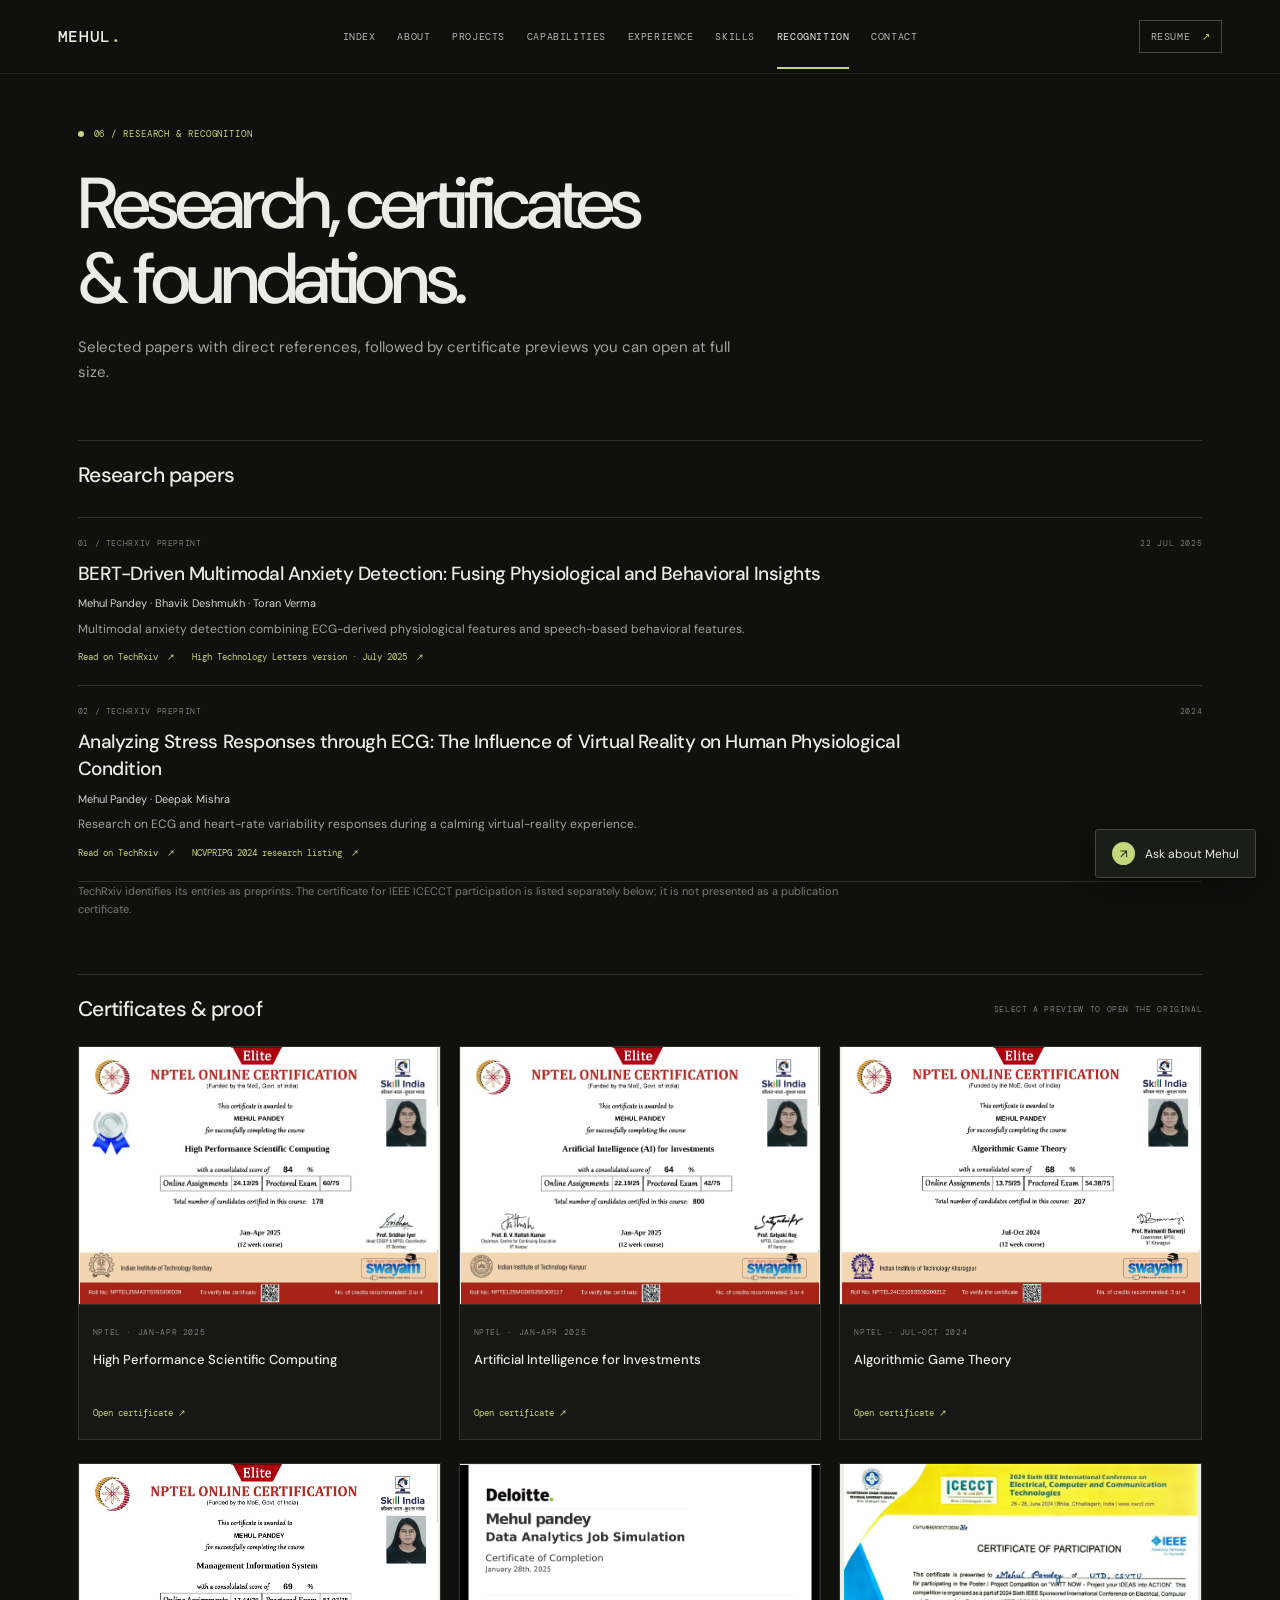
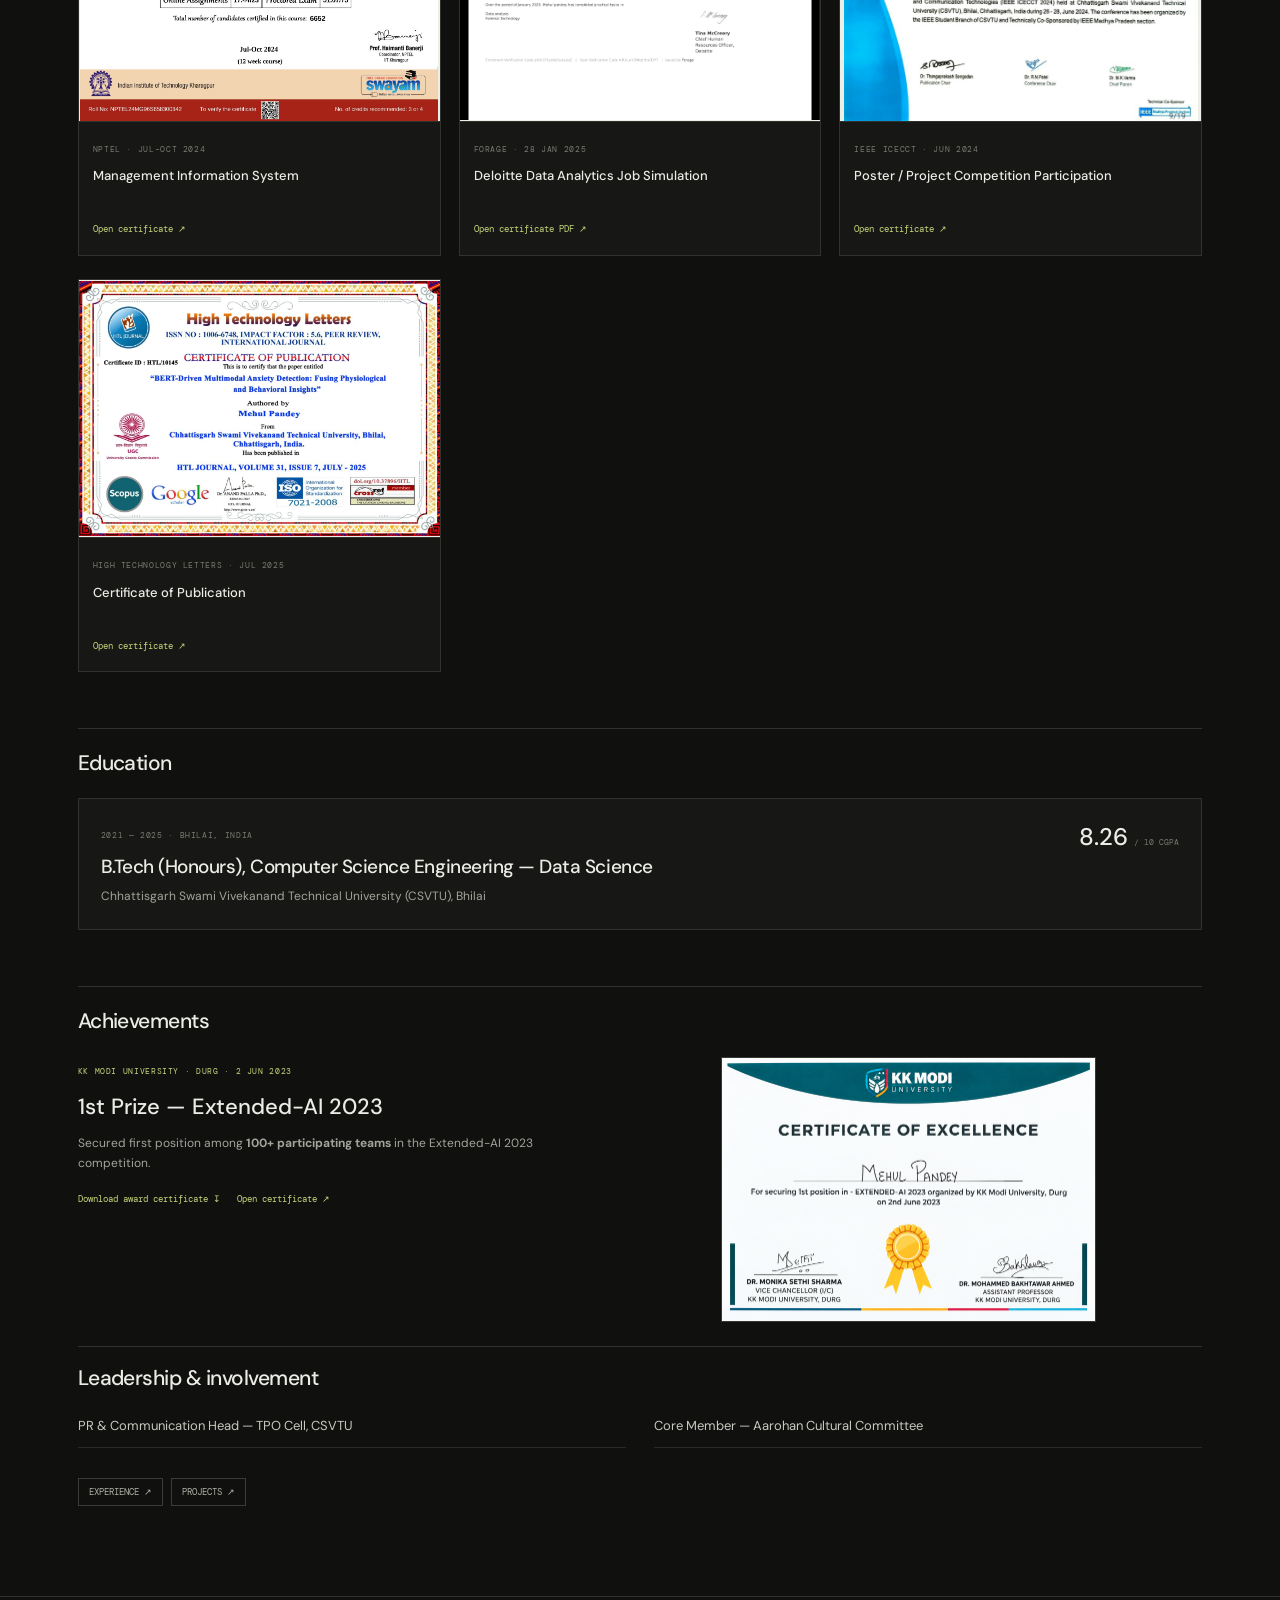
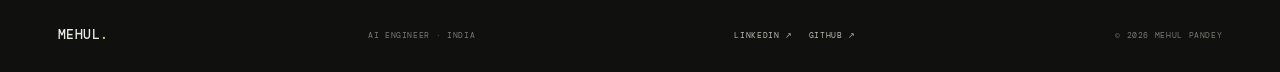
<file: recognition.html>
<!doctype html>
<html lang="en">
<head>
  <meta charset="utf-8">
  <meta name="viewport" content="width=device-width, initial-scale=1">
  <meta name="description" content="Research papers, certificates, education and achievements of Mehul Pandey.">
  <title>Research & Recognition — Mehul Pandey</title>
  <link rel="preconnect" href="https://fonts.googleapis.com">
  <link rel="preconnect" href="https://fonts.gstatic.com" crossorigin>
  <link href="https://fonts.googleapis.com/css2?family=DM+Mono:wght@400;500&family=DM+Sans:wght@400;500;600;700&display=swap" rel="stylesheet">
  <link rel="stylesheet" href="styles.css">
  <script src="app.js" defer></script>
</head>
<body>
  <a class="skip-link" href="#main">Skip to content</a>
  <header class="site-header">
    <a class="brand" href="index.html">MEHUL<span>.</span></a>
    <nav class="primary-nav" aria-label="Main navigation">
      <a href="index.html">Index</a><a href="about.html">About</a><a href="projects.html">Projects</a><a href="capabilities.html">Capabilities</a><a href="experience.html">Experience</a><a href="skills.html">Skills</a><a class="active" aria-current="page" href="recognition.html">Recognition</a><a href="contact.html">Contact</a>
    </nav>
    <a class="resume-link" href="public/docs/Mehul-Pandey-Resume.pdf" target="_blank" rel="noreferrer">Resume <span>↗</span></a>
    <button class="menu-toggle" aria-label="Open navigation" aria-expanded="false"><i></i><i></i></button>
  </header>
  <nav class="mobile-nav" aria-label="Mobile navigation" hidden>
    <a href="index.html">Index</a><a href="about.html">About</a><a href="projects.html">Projects</a><a href="capabilities.html">Capabilities</a><a href="experience.html">Experience</a><a href="skills.html">Skills</a><a href="recognition.html">Recognition, certs & education</a><a href="contact.html">Contact</a><a href="public/docs/Mehul-Pandey-Resume.pdf">Download résumé ↗</a>
  </nav>

  <main id="main" class="page-wrap">
    <p class="page-kicker"><span class="status-dot"></span> 06 / RESEARCH & RECOGNITION</p>
    <h1 class="page-title">Research, certificates<br>& foundations.</h1>
    <p class="page-intro">Selected papers with direct references, followed by certificate previews you can open at full size.</p>

    <section class="content-block" id="papers">
      <h2>Research papers</h2>
      <div class="paper-list">
        <article class="paper-item">
          <div class="paper-meta"><span>01 / TECHRXIV PREPRINT</span><span>22 JUL 2025</span></div>
          <h3>BERT-Driven Multimodal Anxiety Detection: Fusing Physiological and Behavioral Insights</h3>
          <p class="paper-authors">Mehul Pandey · Bhavik Deshmukh · Toran Verma</p>
          <p>Multimodal anxiety detection combining ECG-derived physiological features and speech-based behavioral features.</p>
          <div class="paper-links"><a href="https://www.techrxiv.org/doi/full/10.36227/techrxiv.175322698.89984556/v1" target="_blank" rel="noreferrer">Read on TechRxiv <span>↗</span></a><a href="https://doi.org/10.37896/HTL31.7/12633" target="_blank" rel="noreferrer">High Technology Letters version · July 2025 <span>↗</span></a></div>
        </article>
        <article class="paper-item">
          <div class="paper-meta"><span>02 / TECHRXIV PREPRINT</span><span>2024</span></div>
          <h3>Analyzing Stress Responses through ECG: The Influence of Virtual Reality on Human Physiological Condition</h3>
          <p class="paper-authors">Mehul Pandey · Deepak Mishra</p>
          <p>Research on ECG and heart-rate variability responses during a calming virtual-reality experience.</p>
          <div class="paper-links"><a href="https://www.techrxiv.org/doi/full/10.36227/techrxiv.171839826.68278663/v1" target="_blank" rel="noreferrer">Read on TechRxiv <span>↗</span></a><a href="https://ncvpripg2024.github.io/srs.html" target="_blank" rel="noreferrer">NCVPRIPG 2024 research listing <span>↗</span></a></div>
        </article>
      </div>
      <p class="project-note">TechRxiv identifies its entries as preprints. The certificate for IEEE ICECCT participation is listed separately below; it is not presented as a publication certificate.</p>
    </section>

    <section class="content-block" id="certificates">
      <div class="section-heading"><h2>Certificates & proof</h2><span>SELECT A PREVIEW TO OPEN THE ORIGINAL</span></div>
      <div class="certificate-grid">
        <article class="certificate-card"><a class="certificate-image" href="public/certificates/high-performance-scientific-computing.jpg" target="_blank" rel="noreferrer" aria-label="Open High Performance Scientific Computing certificate"><img src="public/certificates/high-performance-scientific-computing.jpg" alt="NPTEL certificate for High Performance Scientific Computing" loading="lazy"></a><div class="certificate-info"><span class="record-meta">NPTEL · JAN–APR 2025</span><h3>High Performance Scientific Computing</h3><a href="public/certificates/high-performance-scientific-computing.jpg" target="_blank" rel="noreferrer">Open certificate ↗</a></div></article>
        <article class="certificate-card"><a class="certificate-image" href="public/certificates/ai-for-investments.jpg" target="_blank" rel="noreferrer" aria-label="Open AI for Investments certificate"><img src="public/certificates/ai-for-investments.jpg" alt="NPTEL certificate for Artificial Intelligence for Investments" loading="lazy"></a><div class="certificate-info"><span class="record-meta">NPTEL · JAN–APR 2025</span><h3>Artificial Intelligence for Investments</h3><a href="public/certificates/ai-for-investments.jpg" target="_blank" rel="noreferrer">Open certificate ↗</a></div></article>
        <article class="certificate-card"><a class="certificate-image" href="public/certificates/algorithmic-game-theory.jpg" target="_blank" rel="noreferrer" aria-label="Open Algorithmic Game Theory certificate"><img src="public/certificates/algorithmic-game-theory.jpg" alt="NPTEL certificate for Algorithmic Game Theory" loading="lazy"></a><div class="certificate-info"><span class="record-meta">NPTEL · JUL–OCT 2024</span><h3>Algorithmic Game Theory</h3><a href="public/certificates/algorithmic-game-theory.jpg" target="_blank" rel="noreferrer">Open certificate ↗</a></div></article>
        <article class="certificate-card"><a class="certificate-image" href="public/certificates/management-information-system.jpg" target="_blank" rel="noreferrer" aria-label="Open Management Information System certificate"><img src="public/certificates/management-information-system.jpg" alt="NPTEL certificate for Management Information System" loading="lazy"></a><div class="certificate-info"><span class="record-meta">NPTEL · JUL–OCT 2024</span><h3>Management Information System</h3><a href="public/certificates/management-information-system.jpg" target="_blank" rel="noreferrer">Open certificate ↗</a></div></article>
        <article class="certificate-card"><a class="certificate-image" href="public/certificates/deloitte-data-analytics-job-simulation.pdf" target="_blank" rel="noreferrer" aria-label="Open Deloitte Data Analytics Job Simulation certificate PDF"><img src="public/certificates/deloitte-data-analytics-job-simulation-preview.png" alt="Deloitte Forage certificate of completion for the Data Analytics Job Simulation" loading="lazy"></a><div class="certificate-info"><span class="record-meta">FORAGE · 28 JAN 2025</span><h3>Deloitte Data Analytics Job Simulation</h3><a href="public/certificates/deloitte-data-analytics-job-simulation.pdf" target="_blank" rel="noreferrer">Open certificate PDF ↗</a></div></article>
        <article class="certificate-card"><a class="certificate-image" href="public/certificates/ieee-icecct-2024-participation.jpg" target="_blank" rel="noreferrer" aria-label="Open IEEE ICECCT 2024 participation certificate"><img src="public/certificates/ieee-icecct-2024-participation.jpg" alt="IEEE ICECCT 2024 Certificate of Participation for the WATT NOW poster and project competition" loading="lazy"></a><div class="certificate-info"><span class="record-meta">IEEE ICECCT · JUN 2024</span><h3>Poster / Project Competition Participation</h3><a href="public/certificates/ieee-icecct-2024-participation.jpg" target="_blank" rel="noreferrer">Open certificate ↗</a></div></article>
        <article class="certificate-card"><a class="certificate-image" href="public/certificates/htl-journal-publication.jpg" target="_blank" rel="noreferrer" aria-label="Open HTL Journal certificate of publication"><img src="public/certificates/htl-journal-publication.jpg" alt="High Technology Letters certificate of publication for BERT-Driven Multimodal Anxiety Detection" loading="lazy"></a><div class="certificate-info"><span class="record-meta">HIGH TECHNOLOGY LETTERS · JUL 2025</span><h3>Certificate of Publication</h3><a href="public/certificates/htl-journal-publication.jpg" target="_blank" rel="noreferrer">Open certificate ↗</a></div></article>
      </div>
    </section>

    <section class="content-block" id="education">
      <h2>Education</h2>
      <div class="education-panel"><div><span class="record-meta">2021 — 2025 · BHILAI, INDIA</span><h2>B.Tech (Honours), Computer Science Engineering — Data Science</h2><p>Chhattisgarh Swami Vivekanand Technical University (CSVTU), Bhilai</p></div><strong>8.26 <small>/ 10 CGPA</small></strong></div>
    </section>
    <section class="content-block" id="award">
      <h2>Achievements</h2>
      <div class="award-feature">
        <div class="award-copy"><span class="record-meta">KK MODI UNIVERSITY · DURG · 2 JUN 2023</span><h3>1st Prize — Extended-AI 2023</h3><p>Secured first position among <strong>100+ participating teams</strong> in the Extended-AI 2023 competition.</p><div class="award-links"><a href="public/certificates/kk-modi-first-prize-mehul-front.png" download>Download award certificate ↧</a><a href="public/certificates/kk-modi-first-prize-mehul-front.png" target="_blank" rel="noreferrer">Open certificate ↗</a></div></div>
        <a class="award-art" href="public/certificates/kk-modi-first-prize-mehul-front.png" target="_blank" rel="noreferrer" aria-label="Open Mehul Pandey's Extended-AI first-prize certificate"><img src="public/certificates/kk-modi-first-prize-mehul-front.png" alt="Certificate of Excellence awarded to Mehul Pandey for securing first position in Extended-AI 2023 at KK Modi University, Durg, on 2 June 2023" loading="lazy"></a>
      </div>
      <div class="leadership-block"><h2>Leadership & involvement</h2><ul class="simple-list leadership-grid"><li>PR & Communication Head — TPO Cell, CSVTU</li><li>Core Member — Aarohan Cultural Committee</li></ul></div>
    </section>
    <div class="page-nav"><a href="experience.html">EXPERIENCE ↗</a><a href="projects.html">PROJECTS ↗</a></div>
  </main>

  <footer class="site-footer"><a class="brand" href="index.html">MEHUL<span>.</span></a><span>AI ENGINEER · INDIA</span><div><a href="https://www.linkedin.com/in/mehulpandey13" target="_blank" rel="noreferrer">LINKEDIN ↗</a><a href="https://github.com/mehulpandey13" target="_blank" rel="noreferrer">GITHUB ↗</a></div><span>© <span id="year">2026</span> MEHUL PANDEY</span></footer>
</body>
</html>
</file>
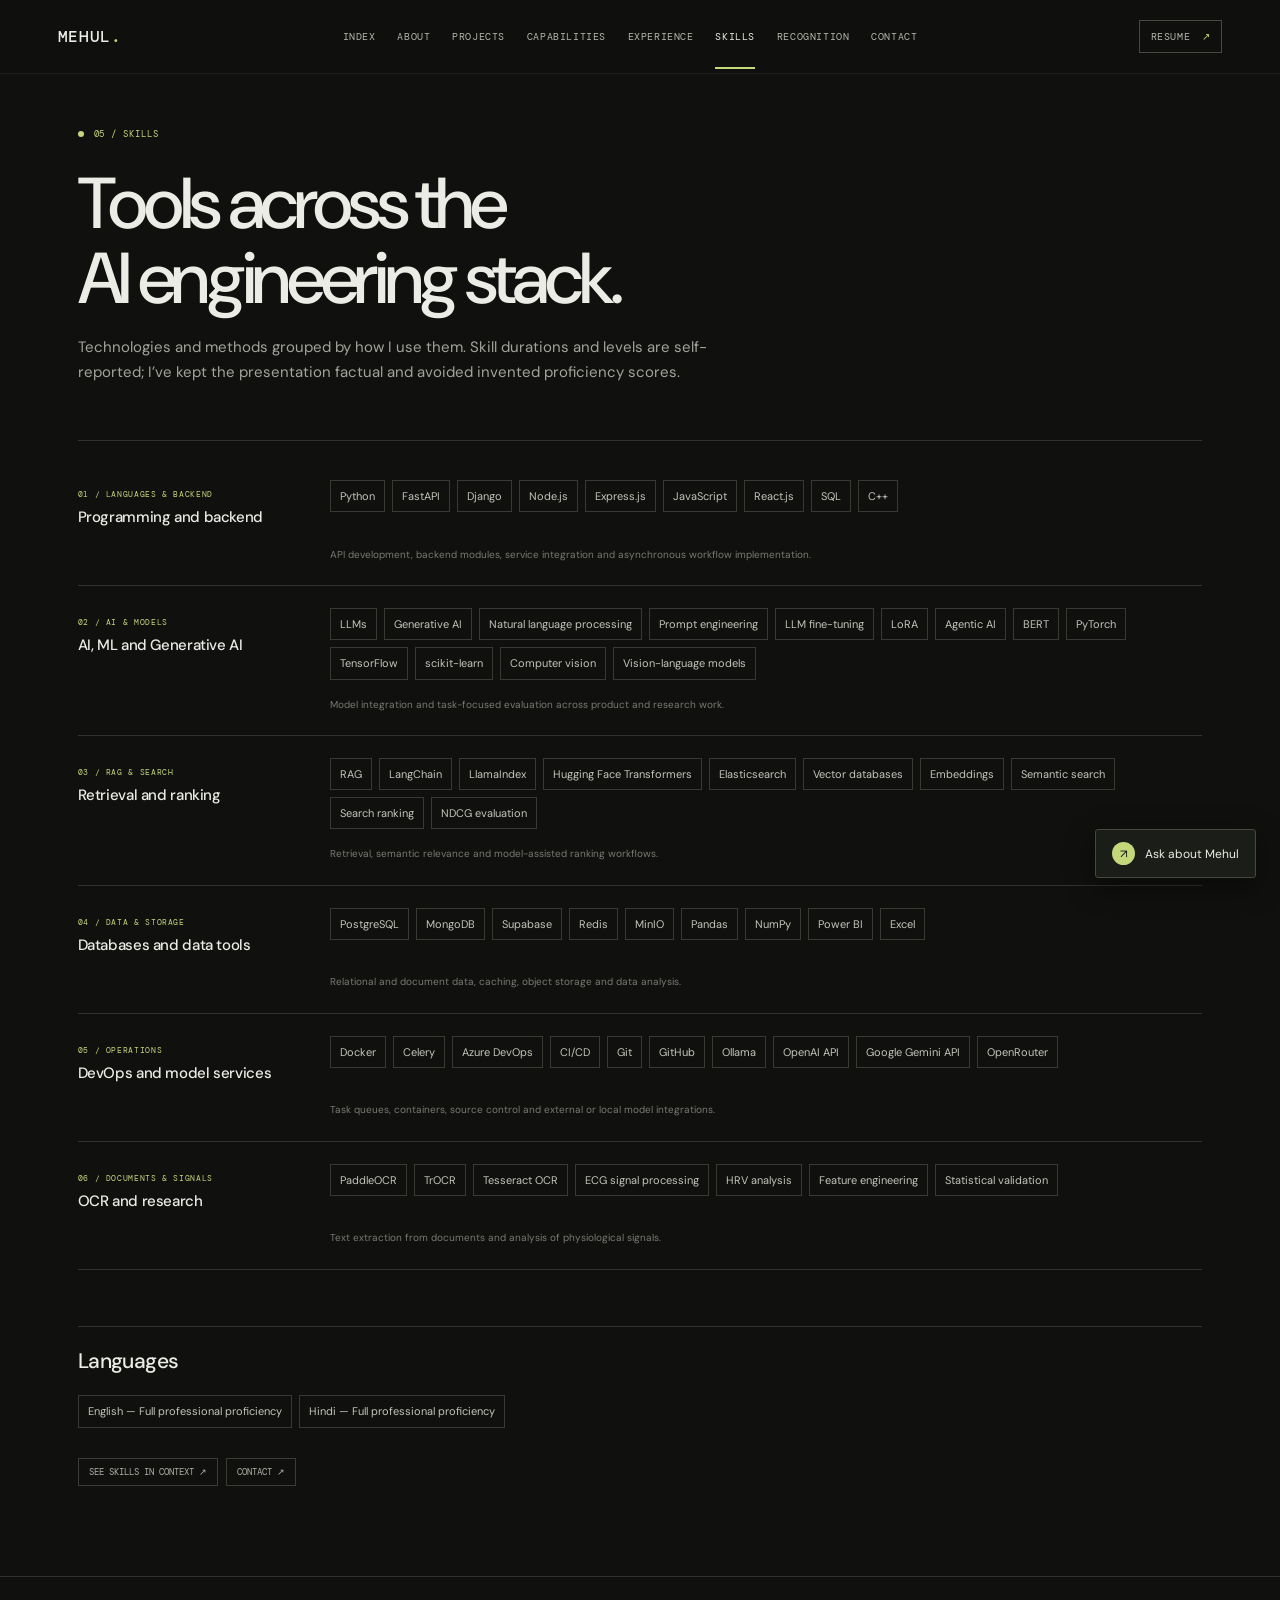
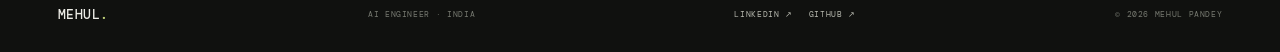
<file: skills.html>
<!doctype html><html lang="en"><head><meta charset="utf-8"><meta name="viewport" content="width=device-width,initial-scale=1"><meta name="description" content="Technical skills of Mehul Pandey across backend development, AI and machine learning, retrieval, databases, infrastructure and OCR."><title>Skills — Mehul Pandey</title><link rel="preconnect" href="https://fonts.googleapis.com"><link rel="preconnect" href="https://fonts.gstatic.com" crossorigin><link href="https://fonts.googleapis.com/css2?family=DM+Mono:wght@400;500&family=DM+Sans:wght@400;500;600;700&display=swap" rel="stylesheet"><link rel="stylesheet" href="styles.css"><script src="app.js" defer></script></head>
<body><a class="skip-link" href="#main">Skip to content</a><header class="site-header"><a class="brand" href="index.html">MEHUL<span>.</span></a><nav class="primary-nav" aria-label="Main navigation"><a href="index.html">Index</a><a href="about.html">About</a><a href="projects.html">Projects</a><a href="capabilities.html">Capabilities</a><a href="experience.html">Experience</a><a class="active" aria-current="page" href="skills.html">Skills</a><a href="recognition.html">Recognition</a><a href="contact.html">Contact</a></nav><a class="resume-link" href="public/docs/Mehul-Pandey-Resume.pdf" target="_blank" rel="noreferrer">Resume <span>↗</span></a><button class="menu-toggle" aria-label="Open navigation" aria-expanded="false"><i></i><i></i></button></header><nav class="mobile-nav" aria-label="Mobile navigation" hidden><a href="index.html">Index</a><a href="about.html">About</a><a href="projects.html">Projects</a><a href="capabilities.html">Capabilities</a><a href="experience.html">Experience</a><a href="skills.html">Skills</a><a href="recognition.html">Recognition, certs & education</a><a href="contact.html">Contact</a><a href="public/docs/Mehul-Pandey-Resume.pdf">Download résumé ↗</a></nav>
<main id="main" class="page-wrap"><p class="page-kicker"><span class="status-dot"></span> 05 / SKILLS</p><h1 class="page-title">Tools across the<br>AI engineering stack.</h1><p class="page-intro">Technologies and methods grouped by how I use them. Skill durations and levels are self-reported; I’ve kept the presentation factual and avoided invented proficiency scores.</p>
<section class="content-block"><div class="skill-section"><div><span class="skill-group-label">01 / LANGUAGES & BACKEND</span><h2>Programming and backend</h2></div><div class="skill-chip-list"><span>Python</span><span>FastAPI</span><span>Django</span><span>Node.js</span><span>Express.js</span><span>JavaScript</span><span>React.js</span><span>SQL</span><span>C++</span></div><p>API development, backend modules, service integration and asynchronous workflow implementation.</p></div>
<div class="skill-section"><div><span class="skill-group-label">02 / AI & MODELS</span><h2>AI, ML and Generative AI</h2></div><div class="skill-chip-list"><span>LLMs</span><span>Generative AI</span><span>Natural language processing</span><span>Prompt engineering</span><span>LLM fine-tuning</span><span>LoRA</span><span>Agentic AI</span><span>BERT</span><span>PyTorch</span><span>TensorFlow</span><span>scikit-learn</span><span>Computer vision</span><span>Vision-language models</span></div><p>Model integration and task-focused evaluation across product and research work.</p></div>
<div class="skill-section"><div><span class="skill-group-label">03 / RAG & SEARCH</span><h2>Retrieval and ranking</h2></div><div class="skill-chip-list"><span>RAG</span><span>LangChain</span><span>LlamaIndex</span><span>Hugging Face Transformers</span><span>Elasticsearch</span><span>Vector databases</span><span>Embeddings</span><span>Semantic search</span><span>Search ranking</span><span>NDCG evaluation</span></div><p>Retrieval, semantic relevance and model-assisted ranking workflows.</p></div>
<div class="skill-section"><div><span class="skill-group-label">04 / DATA & STORAGE</span><h2>Databases and data tools</h2></div><div class="skill-chip-list"><span>PostgreSQL</span><span>MongoDB</span><span>Supabase</span><span>Redis</span><span>MinIO</span><span>Pandas</span><span>NumPy</span><span>Power BI</span><span>Excel</span></div><p>Relational and document data, caching, object storage and data analysis.</p></div>
<div class="skill-section"><div><span class="skill-group-label">05 / OPERATIONS</span><h2>DevOps and model services</h2></div><div class="skill-chip-list"><span>Docker</span><span>Celery</span><span>Azure DevOps</span><span>CI/CD</span><span>Git</span><span>GitHub</span><span>Ollama</span><span>OpenAI API</span><span>Google Gemini API</span><span>OpenRouter</span></div><p>Task queues, containers, source control and external or local model integrations.</p></div>
<div class="skill-section"><div><span class="skill-group-label">06 / DOCUMENTS & SIGNALS</span><h2>OCR and research</h2></div><div class="skill-chip-list"><span>PaddleOCR</span><span>TrOCR</span><span>Tesseract OCR</span><span>ECG signal processing</span><span>HRV analysis</span><span>Feature engineering</span><span>Statistical validation</span></div><p>Text extraction from documents and analysis of physiological signals.</p></div></section>
<section class="content-block"><h2>Languages</h2><div class="skill-chip-list"><span>English — Full professional proficiency</span><span>Hindi — Full professional proficiency</span></div></section><div class="page-nav"><a href="projects.html">SEE SKILLS IN CONTEXT ↗</a><a href="contact.html">CONTACT ↗</a></div></main>
<footer class="site-footer"><a class="brand" href="index.html">MEHUL<span>.</span></a><span>AI ENGINEER · INDIA</span><div><a href="https://www.linkedin.com/in/mehulpandey13" target="_blank" rel="noreferrer">LINKEDIN ↗</a><a href="https://github.com/mehulpandey13" target="_blank" rel="noreferrer">GITHUB ↗</a></div><span>© <span id="year">2026</span> MEHUL PANDEY</span></footer></body></html>
</file>
<file: styles.css>
:root {
  --bg: #10110f;
  --surface: #171815;
  --text: #ecece6;
  --muted: #a2a49b;
  --quiet: #777a71;
  --line: #30322d;
  --accent: #c5d77b;
  --sans: "DM Sans", Arial, sans-serif;
  --mono: "DM Mono", Consolas, monospace;
  --max: 1240px;
}

* { box-sizing: border-box; }
html { scroll-behavior: smooth; scroll-padding-top: 90px; }
body { margin: 0; background: var(--bg); color: var(--text); font: 15px/1.65 var(--sans); -webkit-font-smoothing: antialiased; }
a { color: inherit; text-decoration: none; }
a:hover { color: var(--accent); }
h1, h2, h3, p, figure { margin-top: 0; }
button { font: inherit; }
.skip-link { position: absolute; top: -60px; left: 15px; z-index: 50; padding: 10px 14px; background: var(--accent); color: #171910; }
.skip-link:focus { top: 12px; }

.site-header { min-height: 74px; padding: 0 4.5%; display: flex; align-items: center; justify-content: space-between; gap: 28px; position: sticky; top: 0; z-index: 20; background: #10110ff2; border-bottom: 1px solid #ffffff12; backdrop-filter: blur(12px); }
.brand { flex: 0 0 auto; font: 500 16px var(--mono); letter-spacing: .04em; }
.brand span { color: var(--accent); }
.primary-nav { display: flex; align-items: center; justify-content: center; flex: 1; gap: clamp(12px, 1.7vw, 27px); }
.primary-nav a, .resume-link { position: relative; color: #b5b7ad; font: 10px var(--mono); letter-spacing: .06em; text-transform: uppercase; white-space: nowrap; transition: color .18s ease; }
.primary-nav a:hover, .primary-nav a.active, .resume-link:hover { color: var(--text); }
.primary-nav a.active::after { content: ""; position: absolute; left: 0; right: 0; bottom: -26px; height: 2px; background: var(--accent); }
.resume-link { border: 1px solid #474940; padding: 9px 11px; }
.resume-link span { padding-left: 5px; color: var(--accent); }
.menu-toggle { display: none; width: 40px; height: 38px; border: 1px solid var(--line); background: transparent; color: var(--text); align-items: center; justify-content: center; flex-direction: column; gap: 5px; }
.menu-toggle i { display: block; width: 14px; height: 1px; background: currentColor; }
.mobile-nav { display: none; }
.mobile-nav[hidden] { display: none !important; }

.home-hero { max-width: var(--max); min-height: 520px; margin: auto; padding: 48px 4.5% 38px; display: grid; grid-template-columns: 1.1fr .8fr; align-items: center; column-gap: 5%; position: relative; }
.hero-content { padding: 12px 0 40px; }
.eyebrow, .section-heading > span, .hero-footer, .hero-portrait figcaption, .skill-ribbon, .project-number, .project-stat, .project-facts dt, .role-date, .role-tags, .skill-group-label, .record-meta, .site-footer, .contact-meta { font: 9px/1.5 var(--mono); letter-spacing: .08em; text-transform: uppercase; }
.eyebrow { display: flex; align-items: center; gap: 9px; color: #aeb0a7; margin-bottom: 18px; }
.status-dot { width: 6px; height: 6px; display: inline-block; flex: 0 0 auto; background: var(--accent); border-radius: 50%; }
.home-hero h1 { max-width: 720px; margin-bottom: 20px; font-size: clamp(72px, 9vw, 116px); line-height: .88; letter-spacing: -.075em; font-weight: 600; text-transform: uppercase; }
.home-hero h1 span { color: var(--accent); }
.hero-summary { max-width: 480px; color: var(--muted); font-size: 16px; margin-bottom: 25px; }
.hero-actions { display: flex; align-items: center; gap: 22px; }
.button { min-height: 42px; padding: 10px 14px; display: inline-flex; align-items: center; gap: 20px; font-size: 11px; font-weight: 600; transition: background .18s ease, transform .18s ease; }
.button:hover { transform: translateY(-1px); }
.button-primary { background: var(--accent); color: #1b1e13; }
.button-primary:hover { background: #d4e791; color: #1b1e13; }
.button-primary span, .button-outline span { font-size: 14px; }
.button-outline { border: 1px solid #505248; color: var(--text); }
.button-outline:hover { background: #1c1e18; }
.text-link, .arrow-link { color: #c6c8bf; font-size: 11px; }
.text-link span, .arrow-link span { color: var(--accent); padding-left: 5px; }
.hero-footer { display: flex; gap: 26px; color: var(--quiet); margin-top: 49px; font-size: 8px; }
.hero-portrait { align-self: stretch; min-height: 410px; margin: 0; position: relative; display: flex; justify-content: center; align-items: flex-end; overflow: hidden; background: transparent; border: 0; }
.hero-portrait img { display: block; width: 100%; height: 100%; max-height: 470px; object-fit: contain; object-position: center bottom; }

.skill-ribbon { max-width: var(--max); margin: auto; padding: 17px 4.5%; border-block: 1px solid var(--line); display: flex; justify-content: space-between; gap: 14px; color: #adb0a5; font-size: 8px; }
.skill-ribbon b { color: var(--accent); font-size: 12px; font-weight: 400; }
.section { max-width: var(--max); margin: auto; padding: 77px 4.5%; }
.section-heading { display: flex; align-items: center; justify-content: space-between; gap: 20px; padding-bottom: 13px; border-bottom: 1px solid var(--line); }
.section-heading .eyebrow { margin: 0; color: var(--accent); font-size: 8px; }
.section-heading > span { color: var(--quiet); font-size: 8px; }
.home-intro-grid { display: grid; grid-template-columns: 1fr .75fr; gap: 8%; padding: 42px 0 0; align-items: start; }
.home-intro h2 { margin: 0; font-size: clamp(34px, 4.6vw, 57px); line-height: 1.12; letter-spacing: -.045em; font-weight: 500; }
.large-copy { color: #d8d9d1; font-size: 17px; line-height: 1.62; }
.home-intro-grid .arrow-link { display: inline-block; margin-top: 8px; padding-bottom: 8px; border-bottom: 1px solid #55584c; }
.home-work { padding-top: 26px; }
.home-project { display: grid; grid-template-columns: 44px 1fr 90px 22px; gap: 18px; align-items: center; padding: 22px 0; border-bottom: 1px solid var(--line); }
.project-number { align-self: start; color: var(--accent); padding-top: 4px; }
.home-project .eyebrow { margin: 0 0 5px; color: var(--quiet); font-size: 8px; }
.home-project h3 { margin: 0 0 3px; font-size: 19px; line-height: 1.3; font-weight: 500; letter-spacing: -.025em; }
.home-project p:not(.eyebrow) { margin: 0; color: var(--muted); font-size: 12px; }
.home-project > strong { font: 500 14px var(--mono); color: #d6d8cf; text-align: right; }
.row-arrow { width: 25px; height: 25px; border: 1px solid #42443d; display: grid; place-items: center; font-size: 12px; color: var(--accent); }
.row-arrow:hover { border-color: var(--accent); }
.home-work-footer { padding-top: 20px; }
.home-path { padding-top: 30px; }
.path-row { display: grid; grid-template-columns: 180px 1fr 180px; gap: 20px; align-items: center; padding: 16px 0; border-bottom: 1px solid var(--line); }
.path-row:first-of-type { margin-top: 6px; }
.path-row span:first-child { font: 9px var(--mono); color: var(--quiet); }
.path-row strong { font-size: 13px; font-weight: 500; }
.path-row span:last-child { color: var(--muted); font-size: 12px; text-align: right; }
.home-contact { max-width: var(--max); margin: 0 auto 50px; padding: 27px 4.5%; background: #181a16; border-block: 1px solid var(--line); display: flex; justify-content: space-between; align-items: center; gap: 24px; }
.home-contact .eyebrow { color: var(--accent); margin-bottom: 6px; font-size: 8px; }
.home-contact h2 { margin: 0; font-size: clamp(24px, 3vw, 37px); letter-spacing: -.04em; font-weight: 500; }

.page-wrap { max-width: var(--max); margin: auto; padding: 54px 4.5% 90px; }
.page-title { max-width: 820px; margin: 27px 0 18px; font-size: clamp(42px, 6vw, 72px); font-weight: 500; line-height: 1.04; letter-spacing: -.06em; }
.page-intro { max-width: 680px; color: var(--muted); font-size: 15px; }
.page-kicker { display: flex; align-items: center; gap: 10px; color: var(--accent); font: 9px var(--mono); letter-spacing: .1em; text-transform: uppercase; }
.content-block { margin-top: 56px; padding-top: 17px; border-top: 1px solid var(--line); }
.content-block h2 { margin: 0 0 17px; font-size: 21px; font-weight: 500; letter-spacing: -.025em; }
.content-block p { max-width: 800px; color: #b2b4aa; font-size: 14px; }
.two-col { display: grid; grid-template-columns: 1fr 1fr; gap: 45px; }
.simple-list { margin: 0; padding: 0; list-style: none; }
.simple-list li { padding: 11px 0; border-bottom: 1px solid #292b26; color: #c7c9bf; font-size: 13px; }
.simple-list li span { color: var(--quiet); font: 9px var(--mono); margin-right: 12px; }
.page-nav { display: flex; flex-wrap: wrap; gap: 8px; margin: 30px 0 0; }
.page-nav a { border: 1px solid #3a3c35; padding: 7px 10px; color: #afb1a7; font: 9px var(--mono); }
.page-nav a:hover { color: var(--accent); border-color: var(--accent); }

.project-case { padding: 24px 0 46px; border-bottom: 1px solid var(--line); scroll-margin-top: 92px; }
.project-case-head { display: flex; align-items: center; justify-content: space-between; gap: 20px; margin-bottom: 18px; color: var(--quiet); font: 8px var(--mono); letter-spacing: .08em; text-transform: uppercase; }
.project-case-grid { display: grid; grid-template-columns: minmax(0, 1fr) minmax(360px, .92fr); gap: 42px; align-items: center; }
.project-case h2 { margin: 0 0 12px; font-size: clamp(25px, 3.2vw, 39px); line-height: 1.16; letter-spacing: -.045em; font-weight: 500; }
.project-case p { max-width: 610px; margin-bottom: 13px; color: #b1b3a9; font-size: 13px; }
.project-stat-row { display: flex; flex-wrap: wrap; gap: 9px; margin: 20px 0; }
.project-stat { min-width: 113px; padding: 10px 12px; border-left: 1px solid #55584b; color: var(--quiet); font-size: 8px; }
.project-stat strong { display: block; margin-bottom: 4px; color: var(--text); font: 500 18px var(--sans); letter-spacing: -.03em; }
.tag-list { display: flex; flex-wrap: wrap; gap: 6px; margin-top: 15px; }
.tag-list span { padding: 4px 7px; border: 1px solid #383a34; color: #aeb0a6; font: 8px var(--mono); }
.project-aside { padding: 16px; background: var(--surface); border: 1px solid #30322d; }
.project-aside h3 { display: flex; justify-content: space-between; gap: 10px; margin: 0 0 10px; color: #caccc2; font: 8px var(--mono); letter-spacing: .07em; text-transform: uppercase; }
.project-aside h3 span { color: var(--quiet); }
.project-aside svg { display: block; width: 100%; height: auto; }
.project-aside .diagram-caption { margin: 4px 0 0; color: var(--quiet); font: 8px var(--mono); }
.diagram-node { fill: #20221d; stroke: #4a4d41; stroke-width: 1; }
.diagram-node.accent { fill: #29311c; stroke: #75864a; }
.diagram-node.soft { fill: #202722; stroke: #465449; }
.diagram-title { fill: #e0e1d8; font: 11px "DM Sans", Arial, sans-serif; }
.diagram-sub { fill: #989b90; font: 8px "DM Mono", Consolas, monospace; }
.diagram-line { fill: none; stroke: #929687; stroke-width: 1.2; marker-end: url(#arrow); }
.diagram-line.accent { stroke: #c5d77b; }
.project-note { color: var(--quiet) !important; font-size: 11px !important; }
.project-case.compact .project-case-grid { grid-template-columns: 1fr; }
.project-case.compact .project-aside { max-width: 580px; }
.project-case.compact .project-copy { max-width: 790px; }
.signal-panel { padding: 15px; background: var(--surface); border: 1px solid #30322d; }
.signal-panel svg { display: block; width: 100%; }
.signal-grid { fill: none; stroke: #ffffff12; stroke-width: 1; }
.signal-wave { fill: none; stroke: var(--accent); stroke-width: 2; }

.timeline { border-top: 1px solid var(--line); margin-top: 45px; }
.timeline-row { display: grid; grid-template-columns: 165px 260px 1fr; gap: 26px; padding: 24px 0; border-bottom: 1px solid var(--line); }
.role-date { color: var(--quiet); font-size: 8px; }
.role-title h2 { margin: 0 0 5px; font-size: 17px; line-height: 1.4; font-weight: 500; }
.role-title p { margin: 0; color: var(--muted); font-size: 11px; }
.role-description { margin: 0; color: #aeb0a6; font-size: 12px; }
.role-tags { display: flex; flex-wrap: wrap; gap: 6px; margin-top: 11px; color: var(--accent); font-size: 8px; }
.role-tags span { padding: 4px 7px; border: 1px solid #393b34; }

.skill-section { display: grid; grid-template-columns: 220px 1fr; gap: 32px; padding: 22px 0; border-bottom: 1px solid var(--line); }
.skill-group-label { color: var(--accent); font-size: 8px; }
.skill-section h2 { margin: 0; font-size: 15px; font-weight: 500; }
.skill-chip-list { display: flex; flex-wrap: wrap; align-content: start; gap: 7px; }
.skill-chip-list span { padding: 6px 9px; border: 1px solid #373932; color: #c3c5bb; font-size: 11px; }
.skill-section p { grid-column: 2; margin: -15px 0 0; color: var(--quiet); font-size: 10px; }

.records-grid { display: grid; grid-template-columns: 1fr 1fr; gap: 50px; }
.record-list { border-top: 1px solid var(--line); }
.record { display: grid; grid-template-columns: 92px 1fr; gap: 16px; padding: 15px 0; border-bottom: 1px solid var(--line); }
.record-meta { color: var(--quiet); font-size: 8px; }
.record h3 { margin: 0 0 3px; font-size: 13px; font-weight: 500; }
.record p { margin: 0; color: var(--muted); font-size: 11px; }
.paper-list { margin-top: 24px; border-top: 1px solid var(--line); }
.paper-item { padding: 20px 0 22px; border-bottom: 1px solid var(--line); }
.paper-meta { display: flex; justify-content: space-between; gap: 20px; color: var(--quiet); font: 8px var(--mono); letter-spacing: .08em; text-transform: uppercase; }
.paper-item h3 { max-width: 850px; margin: 13px 0 7px; font-size: 19px; line-height: 1.4; font-weight: 500; letter-spacing: -.025em; }
.paper-item p { max-width: 800px; margin: 0 0 7px; color: var(--muted); font-size: 12px; }
.paper-item .paper-authors { color: #d3d4ca; font-size: 11px; }
.paper-links { display: flex; flex-wrap: wrap; gap: 17px; margin-top: 12px; }
.paper-links a { color: var(--accent); font: 9px var(--mono); }
.paper-links a span { padding-left: 4px; }
.content-block > .section-heading { margin-bottom: 20px; padding: 0; border: 0; }
.content-block > .section-heading h2 { margin: 0; }
.certificate-grid { display: grid; grid-template-columns: repeat(3, minmax(0, 1fr)); gap: 23px 18px; }
.certificate-card { min-width: 0; border: 1px solid #30322d; background: var(--surface); }
.certificate-image { display: block; aspect-ratio: 1.4; overflow: hidden; background: #eeeee9; border-bottom: 1px solid #30322d; }
.certificate-image img { display: block; width: 100%; height: 100%; object-fit: contain; transition: transform .2s ease; }
.certificate-image:hover img { transform: scale(1.025); }
.certificate-info { padding: 13px 14px 15px; }
.certificate-info .record-meta { color: var(--quiet); font-size: 8px; }
.certificate-info h3 { min-height: 38px; margin: 8px 0 10px; font-size: 13px; line-height: 1.45; font-weight: 500; }
.certificate-info > a { color: var(--accent); font: 9px var(--mono); }
.education-panel { display: flex; justify-content: space-between; gap: 24px; padding: 22px; background: var(--surface); border: 1px solid #30322d; }
.education-panel h2 { margin: 5px 0; font-size: 19px; font-weight: 500; }
.education-panel p { margin: 0; color: var(--muted); font-size: 12px; }
.education-panel strong { color: var(--text); font: 500 24px var(--sans); white-space: nowrap; }
.education-panel strong small { color: var(--quiet); font: 8px var(--mono); }
.award-feature { display: grid; grid-template-columns: minmax(300px, .85fr) minmax(0, 1fr); gap: 36px; align-items: start; margin-top: 18px; }
.award-art { display: block; width: 100%; max-width: 375px; justify-self: center; border: 1px solid #363831; background: #10110f; }
.award-art img { display: block; width: 100%; height: auto; }
.award-copy .record-meta { color: var(--accent); }
.award-copy h3 { margin: 12px 0; font-size: 22px; line-height: 1.3; font-weight: 500; }
.award-copy p { color: var(--muted); font-size: 12px; }
.award-links { display: flex; flex-wrap: wrap; gap: 10px 16px; margin-top: 19px; }
.award-links a { color: var(--accent); font: 9px var(--mono); }
.leadership-block { margin-top: 24px; padding-top: 14px; border-top: 1px solid var(--line); }
.leadership-block h2 { margin-bottom: 8px; }
.leadership-grid { display: grid; grid-template-columns: 1fr 1fr; gap: 0 28px; }
.contact-grid { display: grid; grid-template-columns: .8fr 1fr; gap: 70px; margin-top: 46px; }
.contact-grid h2 { margin: 0; font-size: clamp(30px, 4vw, 49px); line-height: 1.15; font-weight: 500; letter-spacing: -.045em; }
.contact-grid > div > p { color: var(--muted); font-size: 13px; }
.contact-email { display: inline-block; margin: 9px 0 26px; padding-bottom: 8px; border-bottom: 1px solid #585b50; color: var(--text); font-size: 19px; }
.contact-links { display: flex; flex-wrap: wrap; gap: 17px; }
.contact-links a { color: #c3c5bb; font-size: 9px; }
.site-footer { min-height: 76px; padding: 15px 4.5%; border-top: 1px solid var(--line); display: flex; align-items: center; justify-content: space-between; gap: 20px; color: var(--quiet); font-size: 8px; }
.site-footer .brand { color: var(--text); font-size: 13px; }
.site-footer div { display: flex; gap: 16px; }
.site-footer a { color: #b9bbb1; }

.portfolio-chat { position: fixed; right: 24px; bottom: 22px; z-index: 40; font: 14px/1.5 var(--sans); }
.chat-launch { display: flex; align-items: center; gap: 10px; padding: 12px 16px; border: 1px solid #45483d; border-radius: 3px; background: #1b1d18; color: var(--text); box-shadow: 0 8px 30px #0007; cursor: pointer; font-size: 12px; }
.chat-launch:hover { border-color: var(--accent); color: var(--text); }
.chat-launch-mark { display: grid; width: 23px; height: 23px; place-items: center; border-radius: 50%; background: var(--accent); color: #171910; }
.chat-panel { position: absolute; right: 0; bottom: 60px; width: min(360px, calc(100vw - 32px)); height: min(480px, calc(100vh - 110px)); min-height: 360px; display: flex; flex-direction: column; overflow: hidden; border: 1px solid #3a3c34; border-radius: 5px; background: #151612; box-shadow: 0 18px 55px #000a; }
.chat-panel[hidden] { display: none; }
.chat-header { display: flex; align-items: center; justify-content: space-between; padding: 15px 17px; border-bottom: 1px solid var(--line); }
.chat-header strong, .chat-header span { display: block; }
.chat-header strong { font-size: 14px; font-weight: 600; }
.chat-header span { margin-top: 2px; color: var(--muted); font-size: 11px; }
.chat-close { width: 32px; height: 32px; border: 0; background: transparent; color: var(--muted); cursor: pointer; font-size: 23px; }
.chat-messages { flex: 1; padding: 16px; overflow-y: auto; }
.chat-bubble { display: block; width: fit-content; max-width: 92%; margin: 0 0 10px; padding: 10px 12px; border-radius: 4px; background: #22241e; color: #e6e7df; font-size: 12px; line-height: 1.55; }
.chat-bubble.chat-visitor { margin-left: auto; background: #34382a; }
.chat-bubble.chat-action { border: 1px solid #565b43; background: transparent; color: var(--accent); }
.chat-quick-actions { display: flex; flex-wrap: wrap; gap: 7px; padding: 0 14px 12px; }
.chat-quick-actions button { padding: 7px 9px; border: 1px solid #404238; border-radius: 20px; background: transparent; color: #d6d7ce; cursor: pointer; font-size: 10px; }
.chat-quick-actions button:hover { border-color: var(--accent); }
.booking-form, .freelance-form { max-height: 220px; overflow-y: auto; margin: 0 13px 10px; padding: 11px; border: 1px solid #414339; border-radius: 4px; background: #1a1c17; }
.booking-form[hidden], .freelance-form[hidden] { display: none; }
.booking-heading { display: grid; gap: 4px; margin-bottom: 16px; }
.booking-heading strong { color: var(--text); font-size: 16px; font-weight: 600; }
.booking-heading span { color: var(--muted); font-size: 11px; }
.booking-fields { display: grid; grid-template-columns: 1fr 1fr; gap: 8px; }
.booking-form label, .freelance-form label { display: block; color: #c9cbc1; font-size: 9px; }
.booking-form input, .freelance-form input, .freelance-form textarea { display: block; width: 100%; min-width: 0; margin-top: 4px; padding: 9px; border: 1px solid #3b3d35; border-radius: 3px; background: #10110f; color: var(--text); font: 11px/1.5 var(--sans); color-scheme: dark; }
.booking-form input:focus, .freelance-form input:focus, .freelance-form textarea:focus { outline: 1px solid var(--accent); border-color: var(--accent); }
.booking-extra { margin-top: 12px; }
.booking-form > button, .freelance-form > button { width: 100%; margin-top: 9px; padding: 11px; border: 0; border-radius: 3px; background: var(--accent); color: #171910; cursor: pointer; font-size: 11px; font-weight: 600; }
.booking-form > .booking-back, .freelance-form > .freelance-back { border: 1px solid #45483d; background: transparent; color: var(--muted); }
.freelance-form .project-description { margin-top: 14px; }
.freelance-form textarea { min-height: 115px; resize: vertical; }
.portfolio-chat.is-booking .chat-panel { height: min(570px, calc(100vh - 100px)); }
.portfolio-chat.is-freelance .chat-panel { height: min(590px, calc(100vh - 100px)); }
.portfolio-chat.is-booking .chat-messages,
.portfolio-chat.is-booking .chat-quick-actions,
.portfolio-chat.is-booking .chat-form,
.portfolio-chat.is-booking .chat-note,
.portfolio-chat.is-freelance .chat-messages,
.portfolio-chat.is-freelance .chat-quick-actions,
.portfolio-chat.is-freelance .chat-form,
.portfolio-chat.is-freelance .chat-note { display: none; }
.portfolio-chat.is-booking .booking-form { display: flex; flex: 1; flex-direction: column; justify-content: center; gap: 0; max-height: none; margin: 0; padding: 22px; overflow: auto; border: 0; background: transparent; }
.portfolio-chat.is-freelance .freelance-form { display: flex; flex: 1; flex-direction: column; justify-content: center; gap: 0; max-height: none; margin: 0; padding: 22px; overflow: auto; border: 0; background: transparent; }
.chat-form { display: flex; gap: 8px; padding: 11px 13px; border-top: 1px solid var(--line); }
.chat-form input { flex: 1; min-width: 0; padding: 10px 11px; border: 1px solid #3b3d35; border-radius: 3px; outline: 0; background: #10110f; color: var(--text); font: 12px var(--sans); }
.chat-form input:focus { border-color: var(--accent); }
.chat-form button { width: 38px; border: 0; border-radius: 3px; background: var(--accent); color: #171910; cursor: pointer; font-size: 18px; }
.chat-note { margin: 0; padding: 0 14px 12px; color: var(--quiet); font-size: 9px; }
.visually-hidden { position: absolute; width: 1px; height: 1px; padding: 0; margin: -1px; overflow: hidden; clip: rect(0, 0, 0, 0); white-space: nowrap; border: 0; }

@media (max-width: 1120px) {
  .site-header { gap: 16px; padding-inline: 3.5%; }
  .primary-nav { gap: 13px; }
  .primary-nav a, .resume-link { font-size: 8px; }
  .primary-nav a.active::after { bottom: -27px; }
  .project-case-grid { grid-template-columns: minmax(0, 1fr) minmax(310px, .9fr); gap: 25px; }
}
@media (max-width: 850px) {
  .site-header { min-height: 68px; }
  .primary-nav, .site-header > .resume-link { display: none; }
  .menu-toggle { display: flex; }
  .mobile-nav { position: fixed; inset: 68px 0 auto; z-index: 19; padding: 12px 6% 20px; background: #151612; border-bottom: 1px solid var(--line); flex-direction: column; }
  .mobile-nav:not([hidden]) { display: flex; }
  .mobile-nav a { padding: 11px 0; border-bottom: 1px solid #2b2d27; color: #d7d9cf; font: 11px var(--mono); text-transform: uppercase; letter-spacing: .05em; }
  .home-hero { grid-template-columns: 1fr .8fr; gap: 4%; padding-top: 42px; }
  .home-hero h1 { font-size: clamp(64px, 9vw, 90px); }
  .hero-portrait { min-height: 340px; }
  .hero-footer { flex-direction: column; gap: 5px; }
  .project-case-grid { grid-template-columns: 1fr; }
  .project-aside { max-width: 700px; }
  .timeline-row { grid-template-columns: 130px 220px 1fr; gap: 17px; }
}
@media (max-width: 600px) {
  html { scroll-padding-top: 72px; }
  .site-header { padding-inline: 6%; }
  .home-hero { display: flex; flex-direction: column; align-items: stretch; padding: 37px 6% 30px; gap: 14px; }
  .hero-content { padding-bottom: 0; }
  .eyebrow { font-size: 8px; }
  .home-hero h1 { max-width: 520px; font-size: clamp(64px, 17vw, 88px); }
  .hero-summary { font-size: 14px; }
  .hero-portrait { width: 100%; height: 270px; min-height: 270px; }
  .hero-portrait img { max-height: 270px; }
  .portfolio-chat { right: 13px; bottom: 13px; }
  .chat-panel { bottom: 57px; }
  .portfolio-chat.is-booking .chat-panel { height: min(570px, calc(100vh - 90px)); }
  .portfolio-chat.is-freelance .chat-panel { height: min(590px, calc(100vh - 90px)); }
  .hero-footer { margin-top: 24px; }
  .skill-ribbon { padding: 14px 6%; overflow: hidden; white-space: nowrap; justify-content: flex-start; flex-wrap: wrap; font-size: 7px; }
  .skill-ribbon span:nth-of-type(n+4), .skill-ribbon b:nth-of-type(n+3) { display: none; }
  .section { padding: 58px 6%; }
  .home-intro-grid { grid-template-columns: 1fr; gap: 16px; padding-top: 30px; }
  .home-intro h2 { font-size: 39px; }
  .large-copy { font-size: 15px; }
  .home-project { grid-template-columns: 27px 1fr 48px; gap: 10px; padding: 17px 0; }
  .home-project > strong { font-size: 10px; }
  .home-project .eyebrow { font-size: 7px; }
  .home-project h3 { font-size: 16px; }
  .home-project p:not(.eyebrow) { font-size: 11px; }
  .row-arrow { display: none; }
  .path-row { grid-template-columns: 1fr auto; gap: 5px 12px; padding: 13px 0; }
  .path-row strong { grid-column: 1; grid-row: 2; font-size: 12px; }
  .path-row span:last-child { grid-column: 2; grid-row: 2; font-size: 10px; }
  .home-contact { margin-bottom: 20px; padding: 22px 6%; align-items: flex-start; flex-direction: column; }
  .page-wrap { padding: 38px 6% 65px; }
  .page-title { font-size: clamp(38px, 10vw, 54px); }
  .page-intro { font-size: 13px; }
  .content-block { margin-top: 40px; }
  .two-col, .records-grid, .contact-grid { grid-template-columns: 1fr; gap: 27px; }
  .project-case { padding: 19px 0 30px; }
  .project-case-head { align-items: flex-start; flex-direction: column; gap: 4px; }
  .project-case-grid { gap: 17px; }
  .project-case h2 { font-size: 27px; }
  .project-case p { font-size: 12px; }
  .project-aside { padding: 10px; overflow-x: auto; }
  .project-aside svg { min-width: 440px; }
  .project-stat { min-width: 95px; padding: 8px; }
  .project-stat strong { font-size: 16px; }
  .timeline-row { grid-template-columns: 1fr; gap: 7px; padding: 19px 0; }
  .role-title h2 { font-size: 16px; }
  .skill-section { grid-template-columns: 1fr; gap: 10px; padding: 18px 0; }
  .skill-section p { grid-column: 1; margin: 0; }
  .education-panel { flex-direction: column; }
  .education-panel strong { font-size: 21px; }
  .leadership-grid { grid-template-columns: 1fr; }
  .award-feature { grid-template-columns: 1fr; gap: 16px; }
  .award-copy h3 { font-size: 19px; }
  .certificate-grid { grid-template-columns: 1fr 1fr; gap: 12px; }
  .certificate-info { padding: 10px; }
  .certificate-info h3 { min-height: 0; font-size: 11px; }
  .certificate-info .record-meta { font-size: 7px; }
  .paper-item h3 { font-size: 16px; }
  .paper-links { gap: 9px 14px; }
  .contact-grid { margin-top: 35px; }
  .contact-email { font-size: 16px; }
  .site-footer { padding: 17px 6%; display: grid; grid-template-columns: 1fr auto; gap: 12px; }
  .site-footer > span:last-child { grid-column: 2; text-align: right; }
}
@media (prefers-reduced-motion: reduce) { html { scroll-behavior: auto; } *, *::before, *::after { animation-duration: .01ms !important; transition-duration: .01ms !important; } }
</file>
